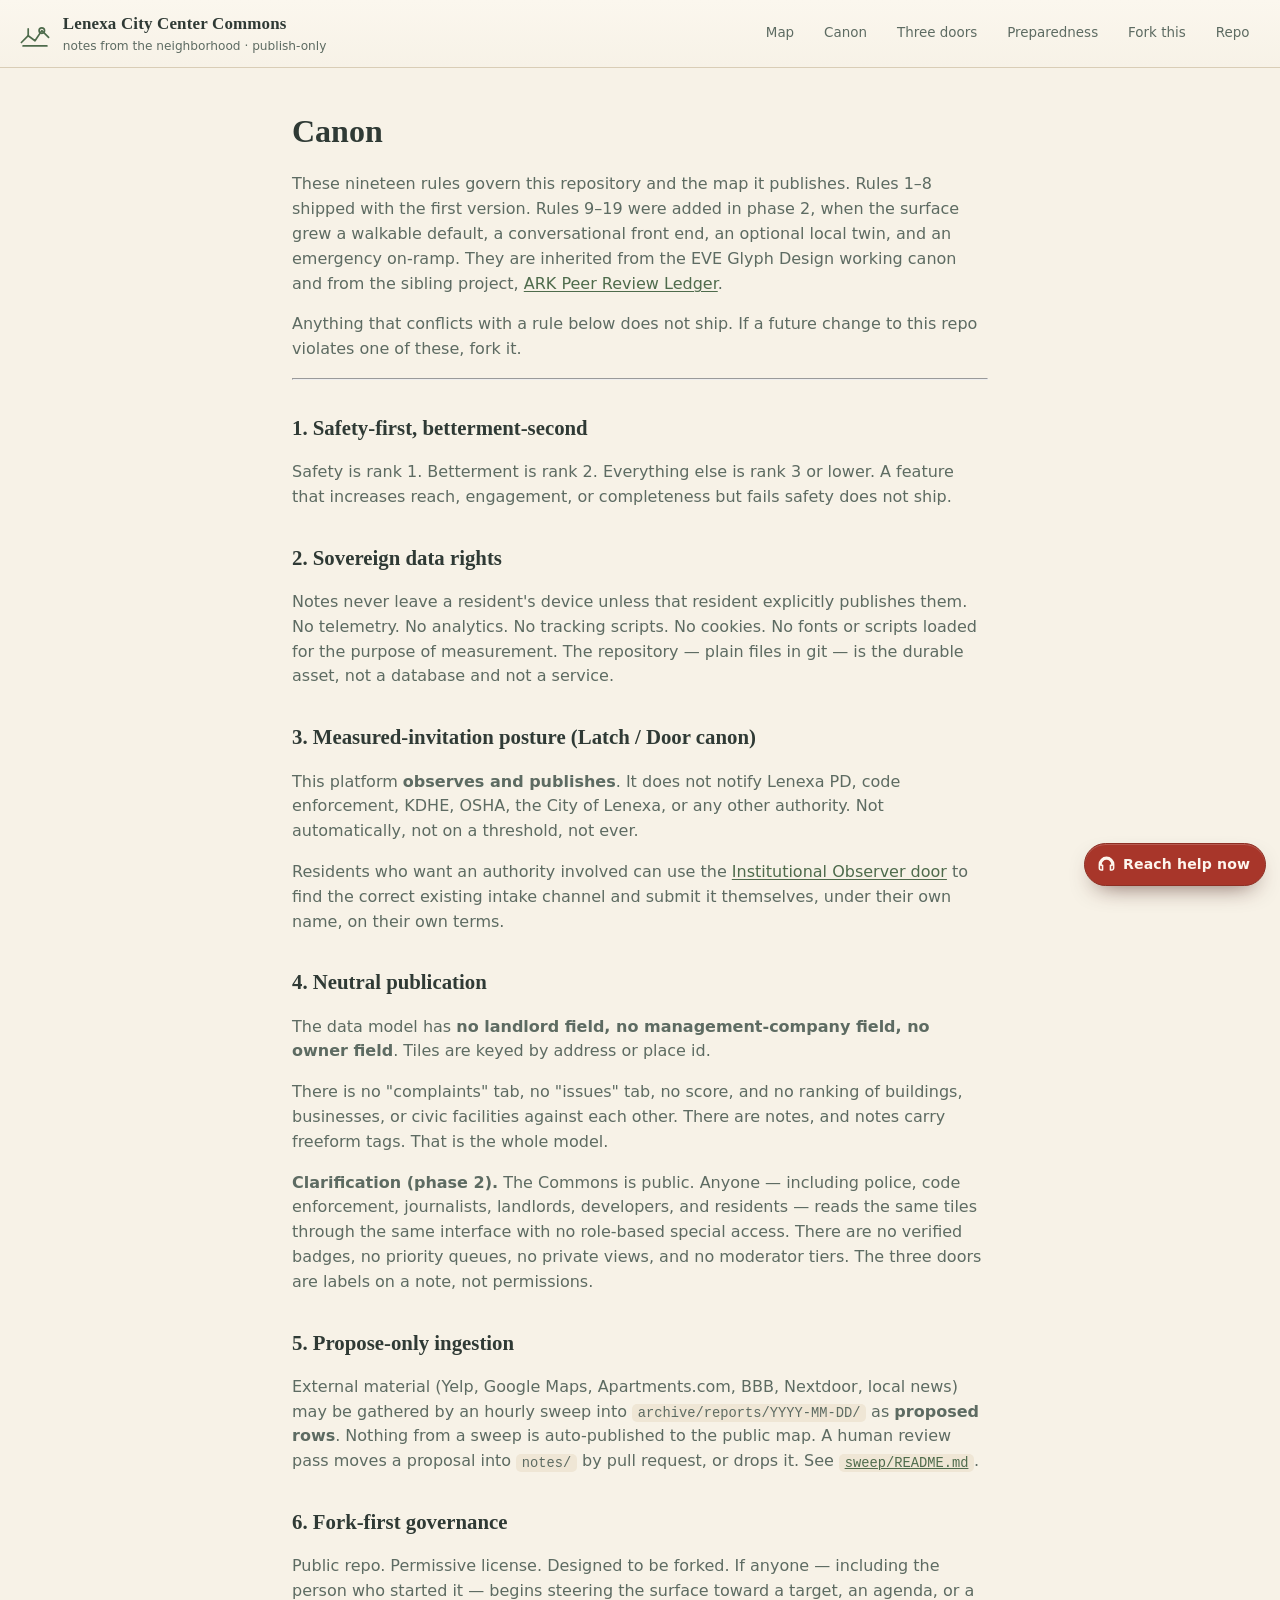
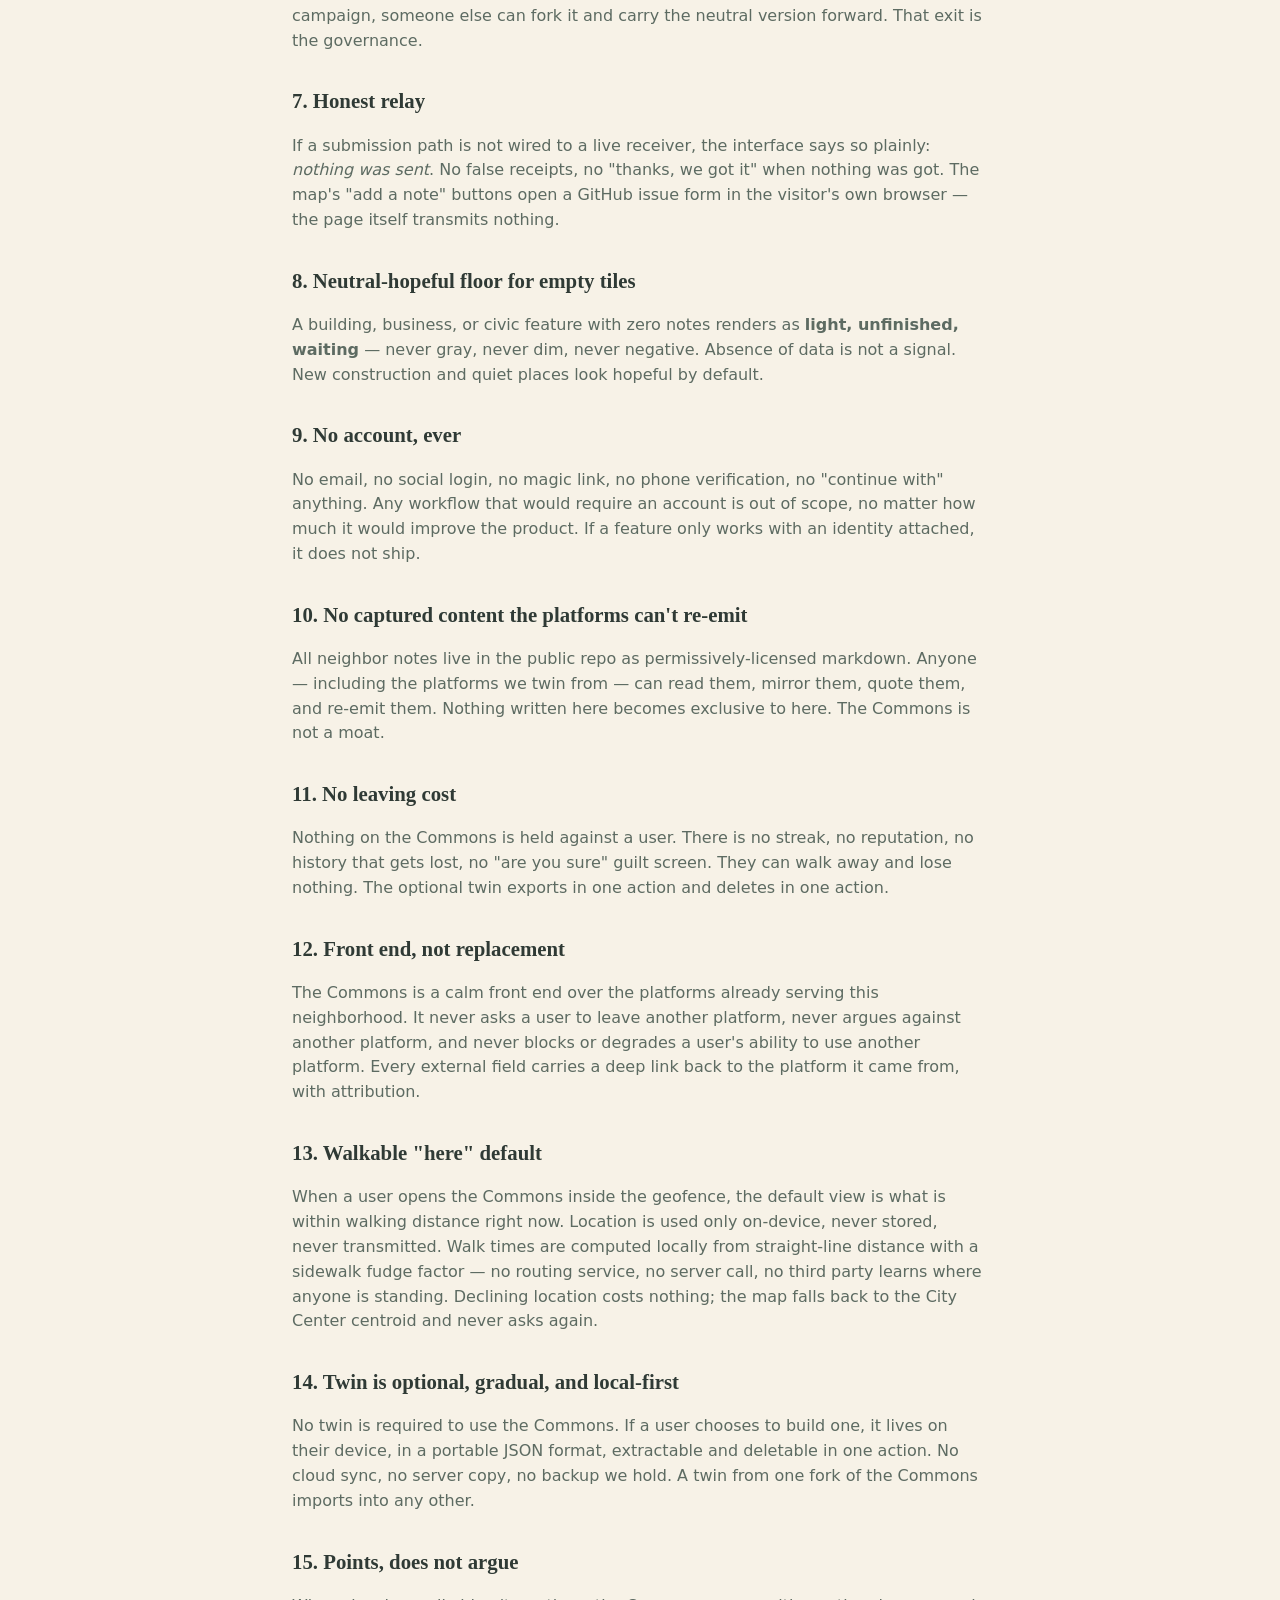
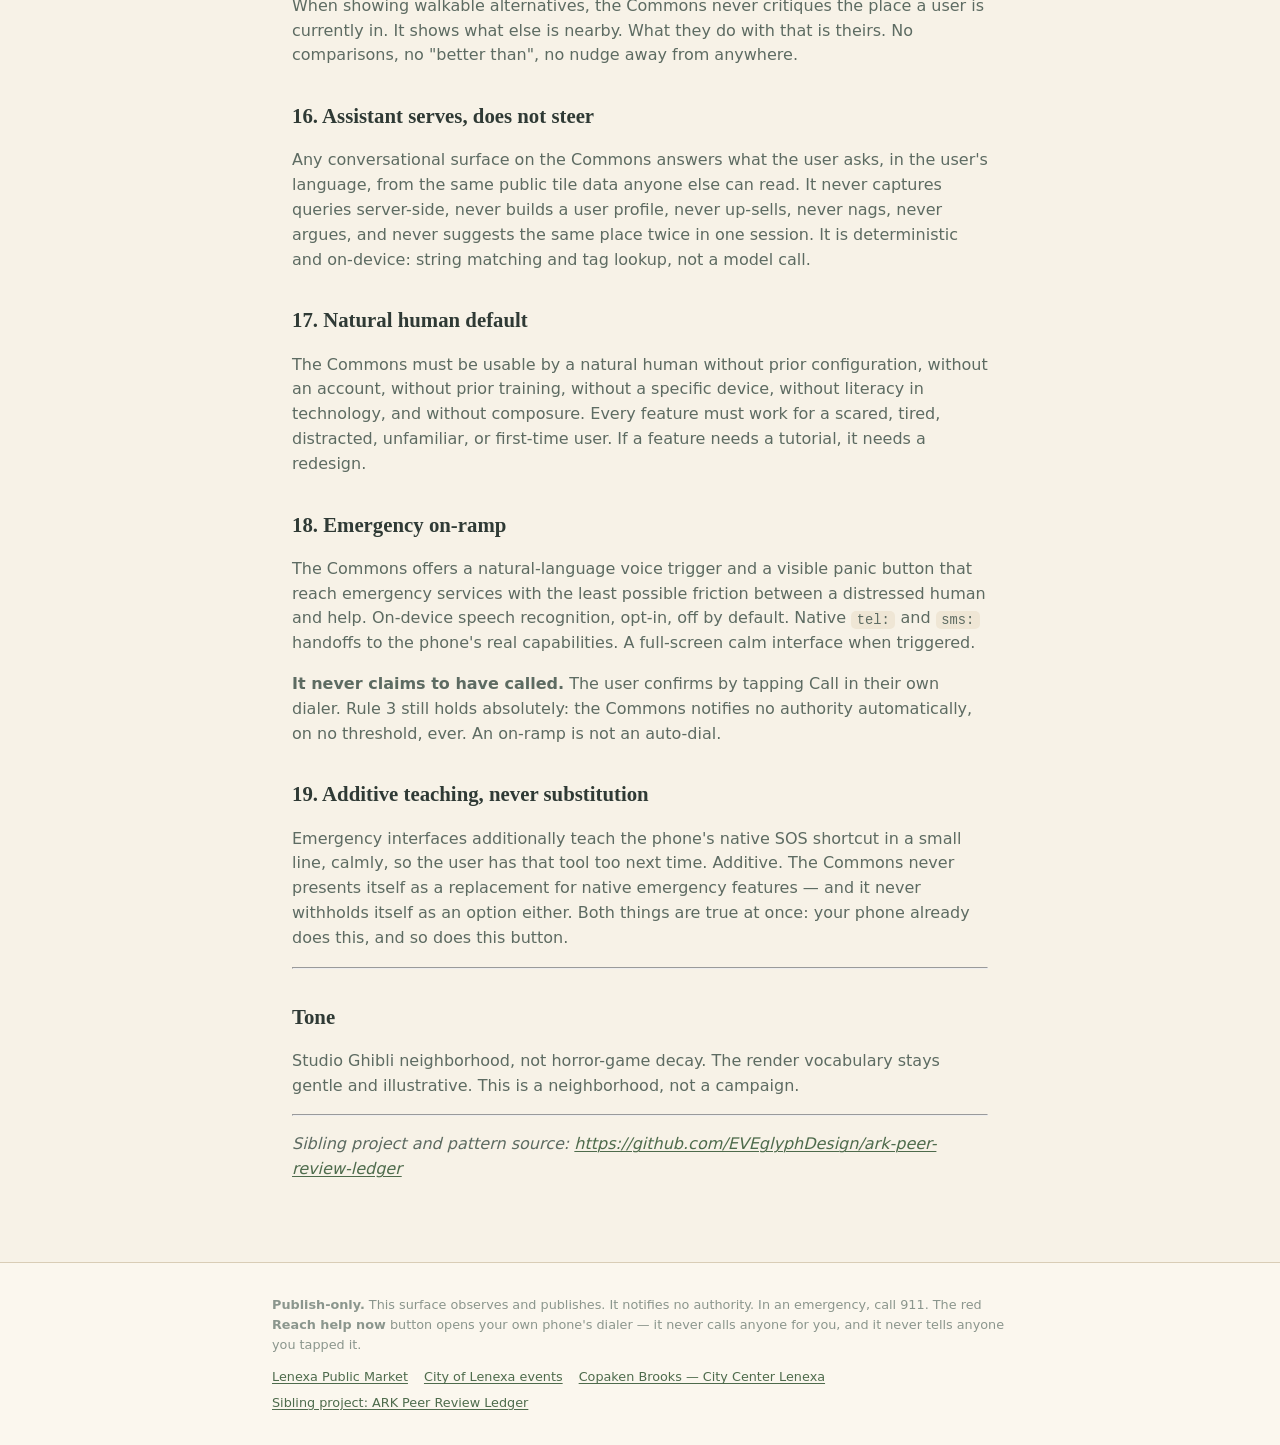
<file: canon.html>
<!DOCTYPE html>
<html lang="en">
<head>
<meta charset="utf-8">
<meta name="viewport" content="width=device-width, initial-scale=1">
<title>Canon — Lenexa City Center Commons</title>
<meta name="description" content="The nineteen rules this surface runs on: safety first, sovereign data, no auto-notification, no accounts, walkable default, optional local twin, an emergency on-ramp that never claims to have called.">
<meta name="color-scheme" content="light">
<link rel="icon" href="assets/mark.svg" type="image/svg+xml">
<link rel="stylesheet" href="assets/style.css">
</head>
<body class="page">
<header class="topbar">
  <a class="brand" href="./">
    <svg viewBox="0 0 40 40" fill="none" stroke="currentColor" stroke-width="2"
         stroke-linecap="round" stroke-linejoin="round" aria-label="Lenexa City Center Commons mark" role="img">
      <path d="M4 30 L12 22 L20 28 L28 16 L36 24"/>
      <path d="M6 34h28"/>
      <circle cx="28" cy="16" r="3.2"/>
      <path d="M12 22v-8"/>
    </svg>
    <span class="brand-text">
      <strong>Lenexa City Center Commons</strong>
      <span>notes from the neighborhood &middot; publish-only</span>
    </span>
  </a>
  <nav class="topnav" aria-label="Primary">
    <a href="./">Map</a>
    <a href="canon.html">Canon</a>
    <a href="three-doors.html">Three doors</a>
    <a href="preparedness.html">Preparedness</a>
    <a href="federation.html">Fork this</a>
    <a href="https://github.com/EVEglyphDesign/lenexa-city-center-commons" target="_blank" rel="noopener">Repo</a>
  </nav>
</header>
<main class="doc">
<h1>Canon</h1>
<p>These nineteen rules govern this repository and the map it publishes. Rules 1–8 shipped
with the first version. Rules 9–19 were added in phase 2, when the surface grew a walkable
default, a conversational front end, an optional local twin, and an emergency on-ramp.
They are inherited from the EVE Glyph Design working canon and from the sibling project,
<a href="https://github.com/EVEglyphDesign/ark-peer-review-ledger" target="_blank" rel="noopener">ARK Peer Review Ledger</a>.</p>
<p>Anything that conflicts with a rule below does not ship. If a future change to this
repo violates one of these, fork it.</p>
<hr />
<h2 id="1">1. Safety-first, betterment-second</h2>
<p>Safety is rank 1. Betterment is rank 2. Everything else is rank 3 or lower.
A feature that increases reach, engagement, or completeness but fails safety does not ship.</p>
<h2 id="2">2. Sovereign data rights</h2>
<p>Notes never leave a resident's device unless that resident explicitly publishes them.
No telemetry. No analytics. No tracking scripts. No cookies. No fonts or scripts loaded
for the purpose of measurement. The repository — plain files in git — is the durable asset,
not a database and not a service.</p>
<h2 id="3">3. Measured-invitation posture (Latch / Door canon)</h2>
<p>This platform <strong>observes and publishes</strong>. It does not notify Lenexa PD, code enforcement,
KDHE, OSHA, the City of Lenexa, or any other authority. Not automatically, not on a
threshold, not ever.</p>
<p>Residents who want an authority involved can use the
<a href="three-doors.html#3-institutional-observer">Institutional Observer door</a> to find the correct
existing intake channel and submit it themselves, under their own name, on their own terms.</p>
<h2 id="4">4. Neutral publication</h2>
<p>The data model has <strong>no landlord field, no management-company field, no owner field</strong>.
Tiles are keyed by address or place id.</p>
<p>There is no "complaints" tab, no "issues" tab, no score, and no ranking of buildings,
businesses, or civic facilities against each other. There are notes, and notes carry
freeform tags. That is the whole model.</p>
<p><strong>Clarification (phase 2).</strong> The Commons is public. Anyone — including police, code
enforcement, journalists, landlords, developers, and residents — reads the same tiles
through the same interface with no role-based special access. There are no verified badges,
no priority queues, no private views, and no moderator tiers. The three doors are labels on
a note, not permissions.</p>
<h2 id="5">5. Propose-only ingestion</h2>
<p>External material (Yelp, Google Maps, Apartments.com, BBB, Nextdoor, local news) may be
gathered by an hourly sweep into <code>archive/reports/YYYY-MM-DD/</code> as <strong>proposed rows</strong>.
Nothing from a sweep is auto-published to the public map. A human review pass moves a
proposal into <code>notes/</code> by pull request, or drops it. See <a href="https://github.com/EVEglyphDesign/lenexa-city-center-commons/blob/main/sweep/README.md" target="_blank" rel="noopener"><code>sweep/README.md</code></a>.</p>
<h2 id="6">6. Fork-first governance</h2>
<p>Public repo. Permissive license. Designed to be forked. If anyone — including the person
who started it — begins steering the surface toward a target, an agenda, or a campaign,
someone else can fork it and carry the neutral version forward. That exit is the governance.</p>
<h2 id="7">7. Honest relay</h2>
<p>If a submission path is not wired to a live receiver, the interface says so plainly:
<em>nothing was sent</em>. No false receipts, no "thanks, we got it" when nothing was got.
The map's "add a note" buttons open a GitHub issue form in the visitor's own browser —
the page itself transmits nothing.</p>
<h2 id="8">8. Neutral-hopeful floor for empty tiles</h2>
<p>A building, business, or civic feature with zero notes renders as <strong>light, unfinished,
waiting</strong> — never gray, never dim, never negative. Absence of data is not a signal.
New construction and quiet places look hopeful by default.</p>
<h2 id="9">9. No account, ever</h2>
<p>No email, no social login, no magic link, no phone verification, no "continue with" anything.
Any workflow that would require an account is out of scope, no matter how much it would
improve the product. If a feature only works with an identity attached, it does not ship.</p>
<h2 id="10">10. No captured content the platforms can't re-emit</h2>
<p>All neighbor notes live in the public repo as permissively-licensed markdown. Anyone —
including the platforms we twin from — can read them, mirror them, quote them, and re-emit
them. Nothing written here becomes exclusive to here. The Commons is not a moat.</p>
<h2 id="11">11. No leaving cost</h2>
<p>Nothing on the Commons is held against a user. There is no streak, no reputation, no history
that gets lost, no "are you sure" guilt screen. They can walk away and lose nothing. The
optional twin exports in one action and deletes in one action.</p>
<h2 id="12">12. Front end, not replacement</h2>
<p>The Commons is a calm front end over the platforms already serving this neighborhood. It
never asks a user to leave another platform, never argues against another platform, and never
blocks or degrades a user's ability to use another platform. Every external field carries a
deep link back to the platform it came from, with attribution.</p>
<h2 id="13">13. Walkable "here" default</h2>
<p>When a user opens the Commons inside the geofence, the default view is what is within walking
distance right now. Location is used only on-device, never stored, never transmitted. Walk
times are computed locally from straight-line distance with a sidewalk fudge factor — no
routing service, no server call, no third party learns where anyone is standing. Declining
location costs nothing; the map falls back to the City Center centroid and never asks again.</p>
<h2 id="14">14. Twin is optional, gradual, and local-first</h2>
<p>No twin is required to use the Commons. If a user chooses to build one, it lives on their
device, in a portable JSON format, extractable and deletable in one action. No cloud sync, no
server copy, no backup we hold. A twin from one fork of the Commons imports into any other.</p>
<h2 id="15">15. Points, does not argue</h2>
<p>When showing walkable alternatives, the Commons never critiques the place a user is currently
in. It shows what else is nearby. What they do with that is theirs. No comparisons, no
"better than", no nudge away from anywhere.</p>
<h2 id="16">16. Assistant serves, does not steer</h2>
<p>Any conversational surface on the Commons answers what the user asks, in the user's language,
from the same public tile data anyone else can read. It never captures queries server-side,
never builds a user profile, never up-sells, never nags, never argues, and never suggests the
same place twice in one session. It is deterministic and on-device: string matching and tag
lookup, not a model call.</p>
<h2 id="17">17. Natural human default</h2>
<p>The Commons must be usable by a natural human without prior configuration, without an account,
without prior training, without a specific device, without literacy in technology, and without
composure. Every feature must work for a scared, tired, distracted, unfamiliar, or first-time
user. If a feature needs a tutorial, it needs a redesign.</p>
<h2 id="18">18. Emergency on-ramp</h2>
<p>The Commons offers a natural-language voice trigger and a visible panic button that reach
emergency services with the least possible friction between a distressed human and help.
On-device speech recognition, opt-in, off by default. Native <code>tel:</code> and <code>sms:</code> handoffs to the
phone's real capabilities. A full-screen calm interface when triggered.</p>
<p><strong>It never claims to have called.</strong> The user confirms by tapping Call in their own dialer.
Rule 3 still holds absolutely: the Commons notifies no authority automatically, on no
threshold, ever. An on-ramp is not an auto-dial.</p>
<h2 id="19">19. Additive teaching, never substitution</h2>
<p>Emergency interfaces additionally teach the phone's native SOS shortcut in a small line,
calmly, so the user has that tool too next time. Additive. The Commons never presents itself
as a replacement for native emergency features — and it never withholds itself as an option
either. Both things are true at once: your phone already does this, and so does this button.</p>
<hr />
<h2>Tone</h2>
<p>Studio Ghibli neighborhood, not horror-game decay. The render vocabulary stays gentle and
illustrative. This is a neighborhood, not a campaign.</p>
<hr />
<p><em>Sibling project and pattern source: <a href="https://github.com/EVEglyphDesign/ark-peer-review-ledger" target="_blank" rel="noopener">https://github.com/EVEglyphDesign/ark-peer-review-ledger</a></em></p>
</main>
<footer class="site">
  <div class="inner">
    <p><strong>Publish-only.</strong> This surface observes and publishes. It notifies no authority.
      In an emergency, call 911. The red <strong>Reach help now</strong> button opens your own
      phone's dialer — it never calls anyone for you, and it never tells anyone you tapped it.</p>
    <ul>
      <li><a href="https://www.lenexapublicmarket.com/" target="_blank" rel="noopener">Lenexa Public Market</a></li>
      <li><a href="https://www.lenexa.com/Events-Activities" target="_blank" rel="noopener">City of Lenexa events</a></li>
      <li><a href="https://www.copaken-brooks.com/our-properties/city-center-lenexa/" target="_blank" rel="noopener">Copaken Brooks — City Center Lenexa</a></li>
      <li><a href="https://github.com/EVEglyphDesign/ark-peer-review-ledger" target="_blank" rel="noopener">Sibling project: ARK Peer Review Ledger</a></li>
    </ul>
  </div>
</footer>
<script src="assets/twin.js"></script>
<script src="assets/panic.js"></script>
</body>
</html>
</file>
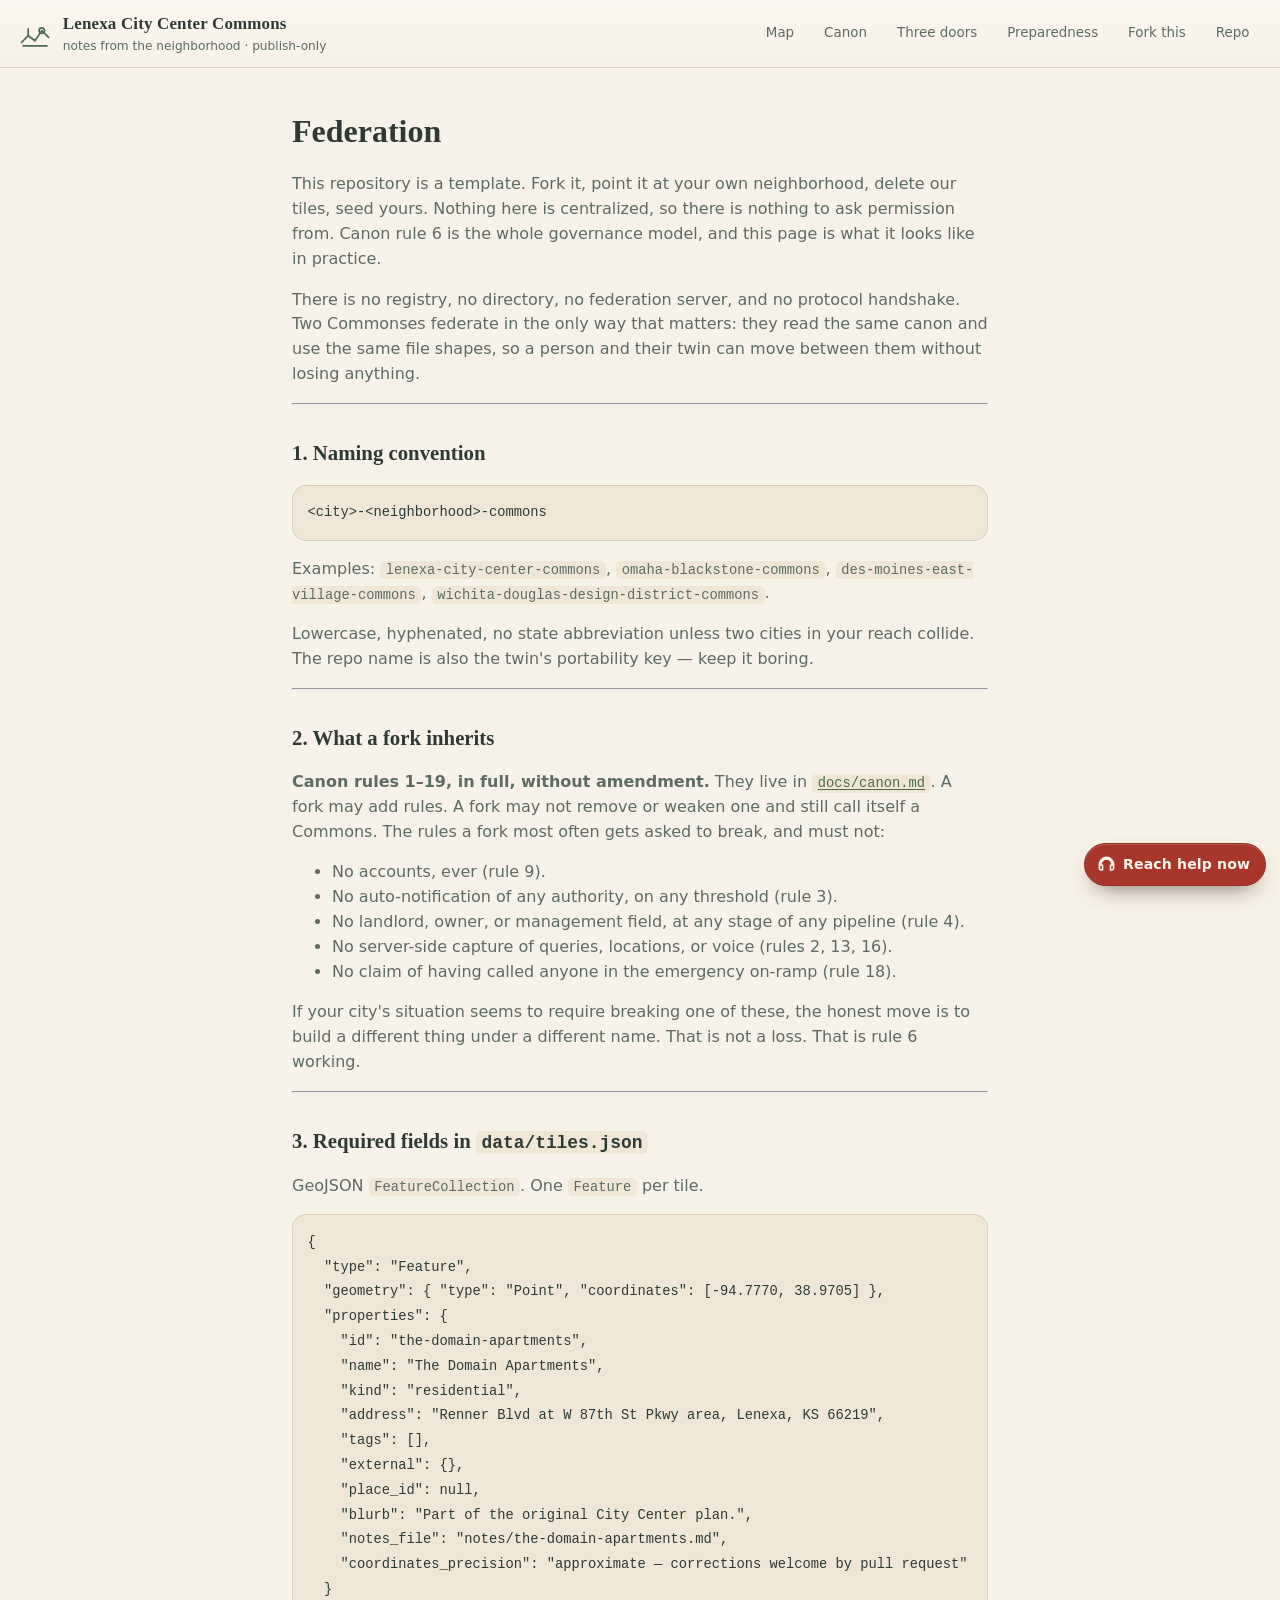
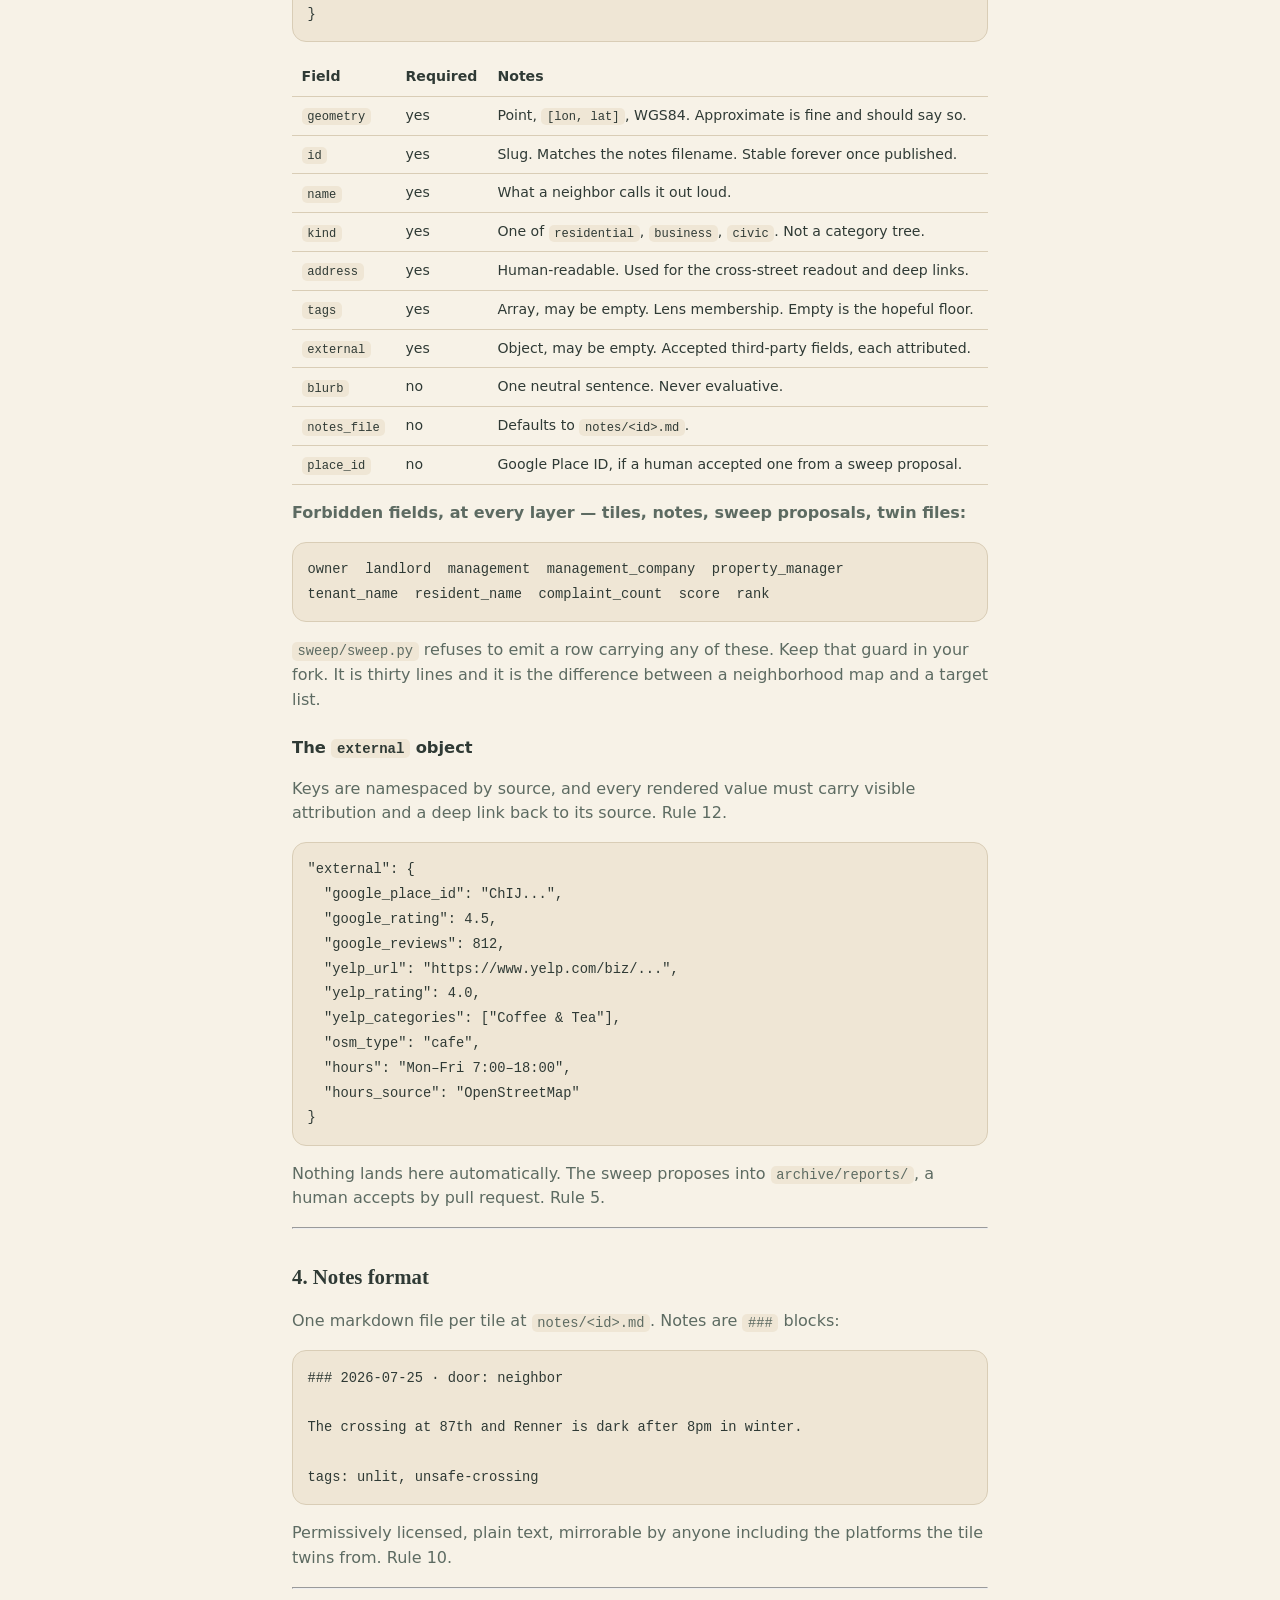
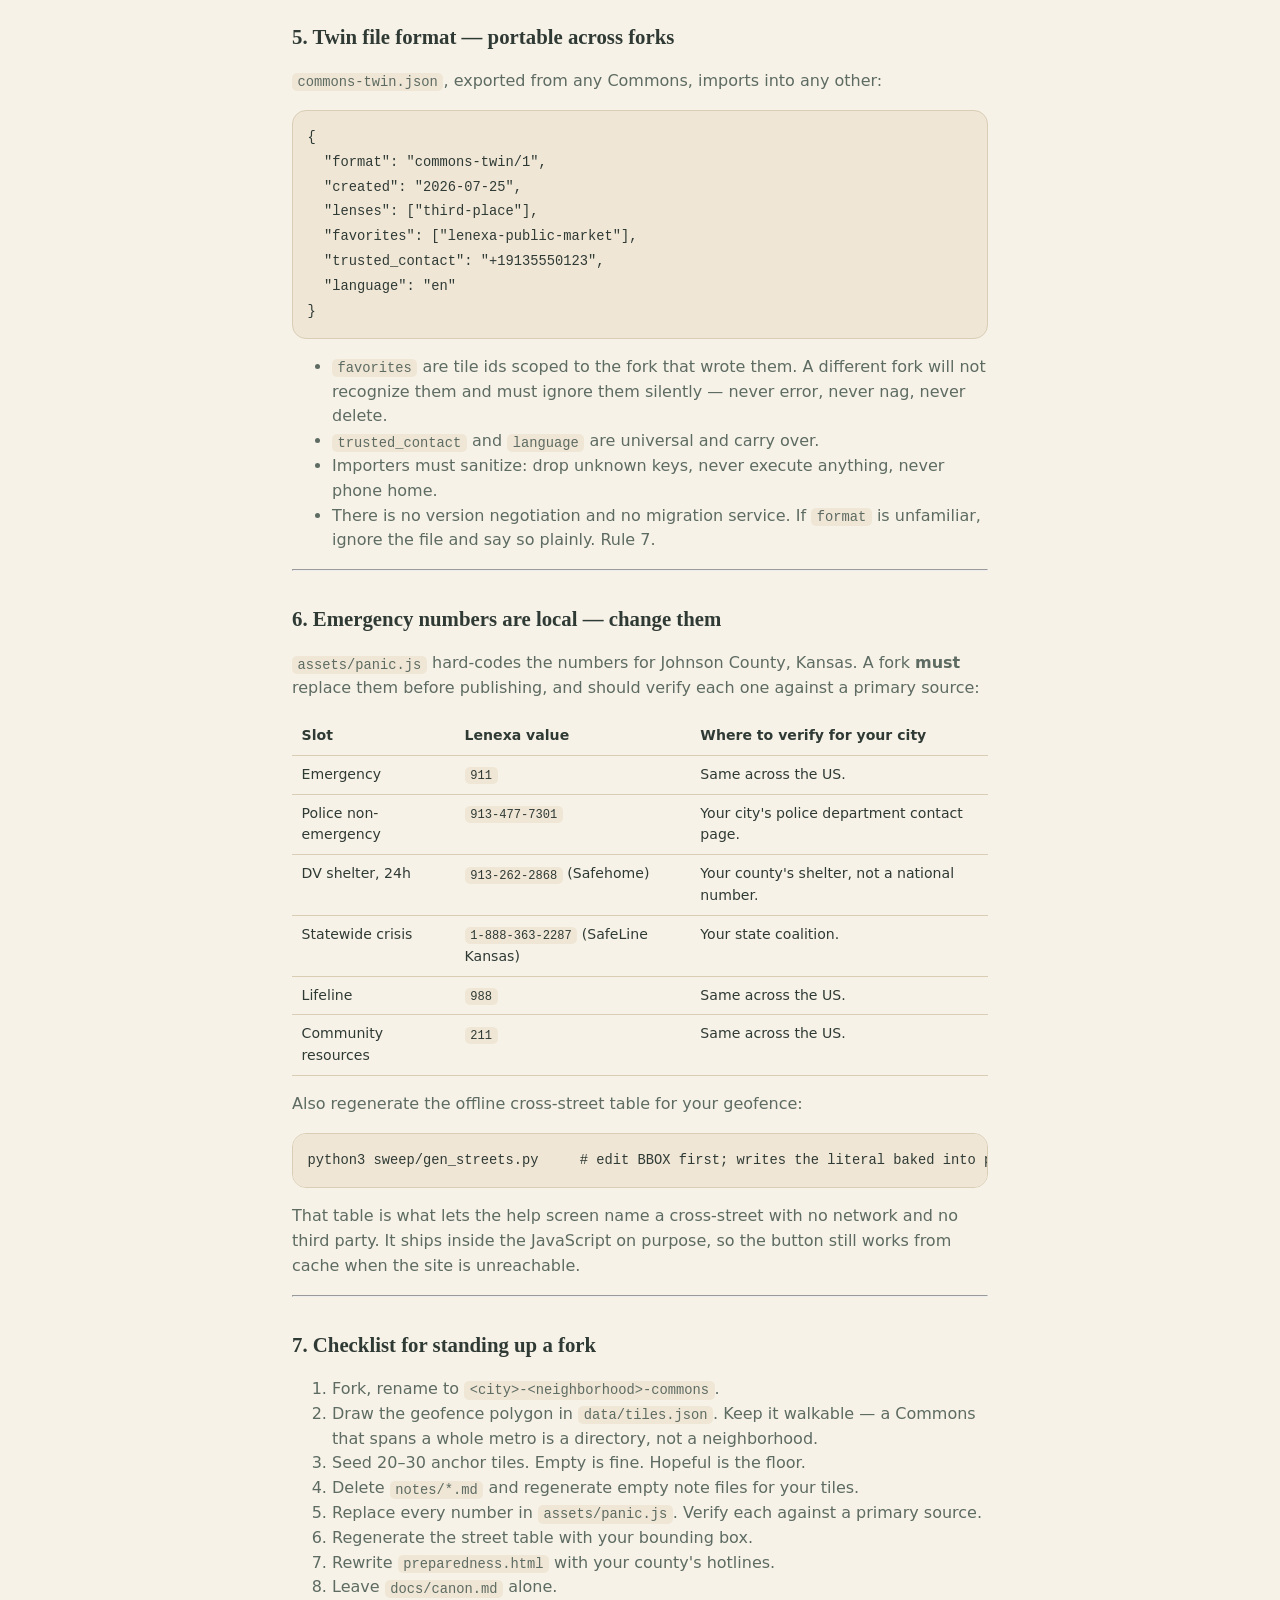
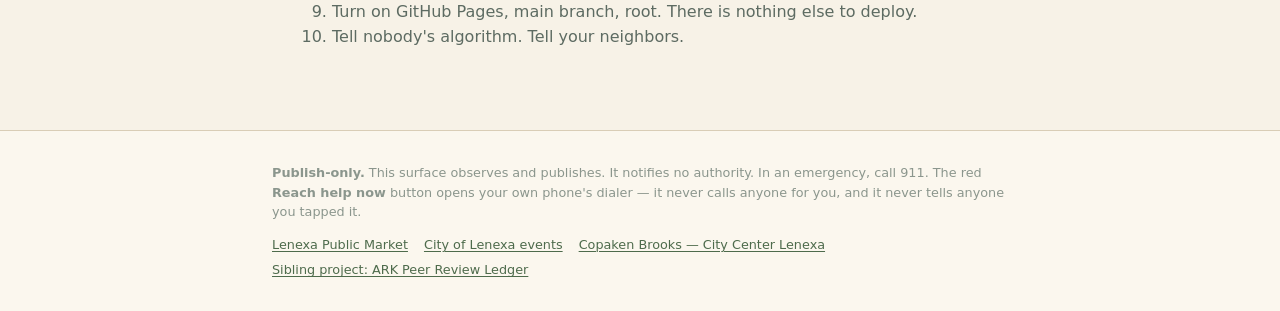
<file: federation.html>
<!DOCTYPE html>
<html lang="en">
<head>
<meta charset="utf-8">
<meta name="viewport" content="width=device-width, initial-scale=1">
<title>Fork this — Lenexa City Center Commons</title>
<meta name="description" content="How to stand up a Commons for another Midwest city: required tile fields, inherited canon 1–19, portable twin format, naming convention.">
<meta name="color-scheme" content="light">
<link rel="icon" href="assets/mark.svg" type="image/svg+xml">
<link rel="stylesheet" href="assets/style.css">
</head>
<body class="page">
<header class="topbar">
  <a class="brand" href="./">
    <svg viewBox="0 0 40 40" fill="none" stroke="currentColor" stroke-width="2"
         stroke-linecap="round" stroke-linejoin="round" aria-label="Lenexa City Center Commons mark" role="img">
      <path d="M4 30 L12 22 L20 28 L28 16 L36 24"/>
      <path d="M6 34h28"/>
      <circle cx="28" cy="16" r="3.2"/>
      <path d="M12 22v-8"/>
    </svg>
    <span class="brand-text">
      <strong>Lenexa City Center Commons</strong>
      <span>notes from the neighborhood &middot; publish-only</span>
    </span>
  </a>
  <nav class="topnav" aria-label="Primary">
    <a href="./">Map</a>
    <a href="canon.html">Canon</a>
    <a href="three-doors.html">Three doors</a>
    <a href="preparedness.html">Preparedness</a>
    <a href="federation.html">Fork this</a>
    <a href="https://github.com/EVEglyphDesign/lenexa-city-center-commons" target="_blank" rel="noopener">Repo</a>
  </nav>
</header>
<main class="doc">
<h1>Federation</h1>
<p>This repository is a template. Fork it, point it at your own neighborhood, delete our tiles,
seed yours. Nothing here is centralized, so there is nothing to ask permission from. Canon
rule 6 is the whole governance model, and this page is what it looks like in practice.</p>
<p>There is no registry, no directory, no federation server, and no protocol handshake. Two
Commonses federate in the only way that matters: they read the same canon and use the same
file shapes, so a person and their twin can move between them without losing anything.</p>
<hr />
<h2 id="1">1. Naming convention</h2>
<pre><code>&lt;city&gt;-&lt;neighborhood&gt;-commons
</code></pre>
<p>Examples: <code>lenexa-city-center-commons</code>, <code>omaha-blackstone-commons</code>,
<code>des-moines-east-village-commons</code>, <code>wichita-douglas-design-district-commons</code>.</p>
<p>Lowercase, hyphenated, no state abbreviation unless two cities in your reach collide. The
repo name is also the twin's portability key — keep it boring.</p>
<hr />
<h2 id="2">2. What a fork inherits</h2>
<p><strong>Canon rules 1–19, in full, without amendment.</strong> They live in <a href="canon.html"><code>docs/canon.md</code></a>.
A fork may add rules. A fork may not remove or weaken one and still call itself a Commons.
The rules a fork most often gets asked to break, and must not:</p>
<ul>
<li>No accounts, ever (rule 9).</li>
<li>No auto-notification of any authority, on any threshold (rule 3).</li>
<li>No landlord, owner, or management field, at any stage of any pipeline (rule 4).</li>
<li>No server-side capture of queries, locations, or voice (rules 2, 13, 16).</li>
<li>No claim of having called anyone in the emergency on-ramp (rule 18).</li>
</ul>
<p>If your city's situation seems to require breaking one of these, the honest move is to build
a different thing under a different name. That is not a loss. That is rule 6 working.</p>
<hr />
<h2 id="3">3. Required fields in <code>data/tiles.json</code></h2>
<p>GeoJSON <code>FeatureCollection</code>. One <code>Feature</code> per tile.</p>
<pre><code class="language-json">{
  &quot;type&quot;: &quot;Feature&quot;,
  &quot;geometry&quot;: { &quot;type&quot;: &quot;Point&quot;, &quot;coordinates&quot;: [-94.7770, 38.9705] },
  &quot;properties&quot;: {
    &quot;id&quot;: &quot;the-domain-apartments&quot;,
    &quot;name&quot;: &quot;The Domain Apartments&quot;,
    &quot;kind&quot;: &quot;residential&quot;,
    &quot;address&quot;: &quot;Renner Blvd at W 87th St Pkwy area, Lenexa, KS 66219&quot;,
    &quot;tags&quot;: [],
    &quot;external&quot;: {},
    &quot;place_id&quot;: null,
    &quot;blurb&quot;: &quot;Part of the original City Center plan.&quot;,
    &quot;notes_file&quot;: &quot;notes/the-domain-apartments.md&quot;,
    &quot;coordinates_precision&quot;: &quot;approximate — corrections welcome by pull request&quot;
  }
}
</code></pre>
<table>
<thead>
<tr>
<th>Field</th>
<th>Required</th>
<th>Notes</th>
</tr>
</thead>
<tbody>
<tr>
<td><code>geometry</code></td>
<td>yes</td>
<td>Point, <code>[lon, lat]</code>, WGS84. Approximate is fine and should say so.</td>
</tr>
<tr>
<td><code>id</code></td>
<td>yes</td>
<td>Slug. Matches the notes filename. Stable forever once published.</td>
</tr>
<tr>
<td><code>name</code></td>
<td>yes</td>
<td>What a neighbor calls it out loud.</td>
</tr>
<tr>
<td><code>kind</code></td>
<td>yes</td>
<td>One of <code>residential</code>, <code>business</code>, <code>civic</code>. Not a category tree.</td>
</tr>
<tr>
<td><code>address</code></td>
<td>yes</td>
<td>Human-readable. Used for the cross-street readout and deep links.</td>
</tr>
<tr>
<td><code>tags</code></td>
<td>yes</td>
<td>Array, may be empty. Lens membership. Empty is the hopeful floor.</td>
</tr>
<tr>
<td><code>external</code></td>
<td>yes</td>
<td>Object, may be empty. Accepted third-party fields, each attributed.</td>
</tr>
<tr>
<td><code>blurb</code></td>
<td>no</td>
<td>One neutral sentence. Never evaluative.</td>
</tr>
<tr>
<td><code>notes_file</code></td>
<td>no</td>
<td>Defaults to <code>notes/&lt;id&gt;.md</code>.</td>
</tr>
<tr>
<td><code>place_id</code></td>
<td>no</td>
<td>Google Place ID, if a human accepted one from a sweep proposal.</td>
</tr>
</tbody>
</table>
<p><strong>Forbidden fields, at every layer — tiles, notes, sweep proposals, twin files:</strong></p>
<pre><code>owner  landlord  management  management_company  property_manager
tenant_name  resident_name  complaint_count  score  rank
</code></pre>
<p><code>sweep/sweep.py</code> refuses to emit a row carrying any of these. Keep that guard in your fork.
It is thirty lines and it is the difference between a neighborhood map and a target list.</p>
<h3>The <code>external</code> object</h3>
<p>Keys are namespaced by source, and every rendered value must carry visible attribution and a
deep link back to its source. Rule 12.</p>
<pre><code class="language-json">&quot;external&quot;: {
  &quot;google_place_id&quot;: &quot;ChIJ...&quot;,
  &quot;google_rating&quot;: 4.5,
  &quot;google_reviews&quot;: 812,
  &quot;yelp_url&quot;: &quot;https://www.yelp.com/biz/...&quot;,
  &quot;yelp_rating&quot;: 4.0,
  &quot;yelp_categories&quot;: [&quot;Coffee &amp; Tea&quot;],
  &quot;osm_type&quot;: &quot;cafe&quot;,
  &quot;hours&quot;: &quot;Mon–Fri 7:00–18:00&quot;,
  &quot;hours_source&quot;: &quot;OpenStreetMap&quot;
}
</code></pre>
<p>Nothing lands here automatically. The sweep proposes into <code>archive/reports/</code>, a human accepts
by pull request. Rule 5.</p>
<hr />
<h2 id="4">4. Notes format</h2>
<p>One markdown file per tile at <code>notes/&lt;id&gt;.md</code>. Notes are <code>###</code> blocks:</p>
<pre><code class="language-markdown">### 2026-07-25 · door: neighbor

The crossing at 87th and Renner is dark after 8pm in winter.

tags: unlit, unsafe-crossing
</code></pre>
<p>Permissively licensed, plain text, mirrorable by anyone including the platforms the tile
twins from. Rule 10.</p>
<hr />
<h2 id="5">5. Twin file format — portable across forks</h2>
<p><code>commons-twin.json</code>, exported from any Commons, imports into any other:</p>
<pre><code class="language-json">{
  &quot;format&quot;: &quot;commons-twin/1&quot;,
  &quot;created&quot;: &quot;2026-07-25&quot;,
  &quot;lenses&quot;: [&quot;third-place&quot;],
  &quot;favorites&quot;: [&quot;lenexa-public-market&quot;],
  &quot;trusted_contact&quot;: &quot;+19135550123&quot;,
  &quot;language&quot;: &quot;en&quot;
}
</code></pre>
<ul>
<li><code>favorites</code> are tile ids scoped to the fork that wrote them. A different fork will not
  recognize them and must ignore them silently — never error, never nag, never delete.</li>
<li><code>trusted_contact</code> and <code>language</code> are universal and carry over.</li>
<li>Importers must sanitize: drop unknown keys, never execute anything, never phone home.</li>
<li>There is no version negotiation and no migration service. If <code>format</code> is unfamiliar, ignore
  the file and say so plainly. Rule 7.</li>
</ul>
<hr />
<h2 id="6">6. Emergency numbers are local — change them</h2>
<p><code>assets/panic.js</code> hard-codes the numbers for Johnson County, Kansas. A fork <strong>must</strong> replace
them before publishing, and should verify each one against a primary source:</p>
<table>
<thead>
<tr>
<th>Slot</th>
<th>Lenexa value</th>
<th>Where to verify for your city</th>
</tr>
</thead>
<tbody>
<tr>
<td>Emergency</td>
<td><code>911</code></td>
<td>Same across the US.</td>
</tr>
<tr>
<td>Police non-emergency</td>
<td><code>913-477-7301</code></td>
<td>Your city's police department contact page.</td>
</tr>
<tr>
<td>DV shelter, 24h</td>
<td><code>913-262-2868</code> (Safehome)</td>
<td>Your county's shelter, not a national number.</td>
</tr>
<tr>
<td>Statewide crisis</td>
<td><code>1-888-363-2287</code> (SafeLine Kansas)</td>
<td>Your state coalition.</td>
</tr>
<tr>
<td>Lifeline</td>
<td><code>988</code></td>
<td>Same across the US.</td>
</tr>
<tr>
<td>Community resources</td>
<td><code>211</code></td>
<td>Same across the US.</td>
</tr>
</tbody>
</table>
<p>Also regenerate the offline cross-street table for your geofence:</p>
<pre><code>python3 sweep/gen_streets.py     # edit BBOX first; writes the literal baked into panic.js
</code></pre>
<p>That table is what lets the help screen name a cross-street with no network and no third
party. It ships inside the JavaScript on purpose, so the button still works from cache when
the site is unreachable.</p>
<hr />
<h2 id="7">7. Checklist for standing up a fork</h2>
<ol>
<li>Fork, rename to <code>&lt;city&gt;-&lt;neighborhood&gt;-commons</code>.</li>
<li>Draw the geofence polygon in <code>data/tiles.json</code>. Keep it walkable — a Commons that spans a
   whole metro is a directory, not a neighborhood.</li>
<li>Seed 20–30 anchor tiles. Empty is fine. Hopeful is the floor.</li>
<li>Delete <code>notes/*.md</code> and regenerate empty note files for your tiles.</li>
<li>Replace every number in <code>assets/panic.js</code>. Verify each against a primary source.</li>
<li>Regenerate the street table with your bounding box.</li>
<li>Rewrite <code>preparedness.html</code> with your county's hotlines.</li>
<li>Leave <code>docs/canon.md</code> alone.</li>
<li>Turn on GitHub Pages, main branch, root. There is nothing else to deploy.</li>
<li>Tell nobody's algorithm. Tell your neighbors.</li>
</ol>
</main>
<footer class="site">
  <div class="inner">
    <p><strong>Publish-only.</strong> This surface observes and publishes. It notifies no authority.
      In an emergency, call 911. The red <strong>Reach help now</strong> button opens your own
      phone's dialer — it never calls anyone for you, and it never tells anyone you tapped it.</p>
    <ul>
      <li><a href="https://www.lenexapublicmarket.com/" target="_blank" rel="noopener">Lenexa Public Market</a></li>
      <li><a href="https://www.lenexa.com/Events-Activities" target="_blank" rel="noopener">City of Lenexa events</a></li>
      <li><a href="https://www.copaken-brooks.com/our-properties/city-center-lenexa/" target="_blank" rel="noopener">Copaken Brooks — City Center Lenexa</a></li>
      <li><a href="https://github.com/EVEglyphDesign/ark-peer-review-ledger" target="_blank" rel="noopener">Sibling project: ARK Peer Review Ledger</a></li>
    </ul>
  </div>
</footer>
<script src="assets/twin.js"></script>
<script src="assets/panic.js"></script>
</body>
</html>
</file>
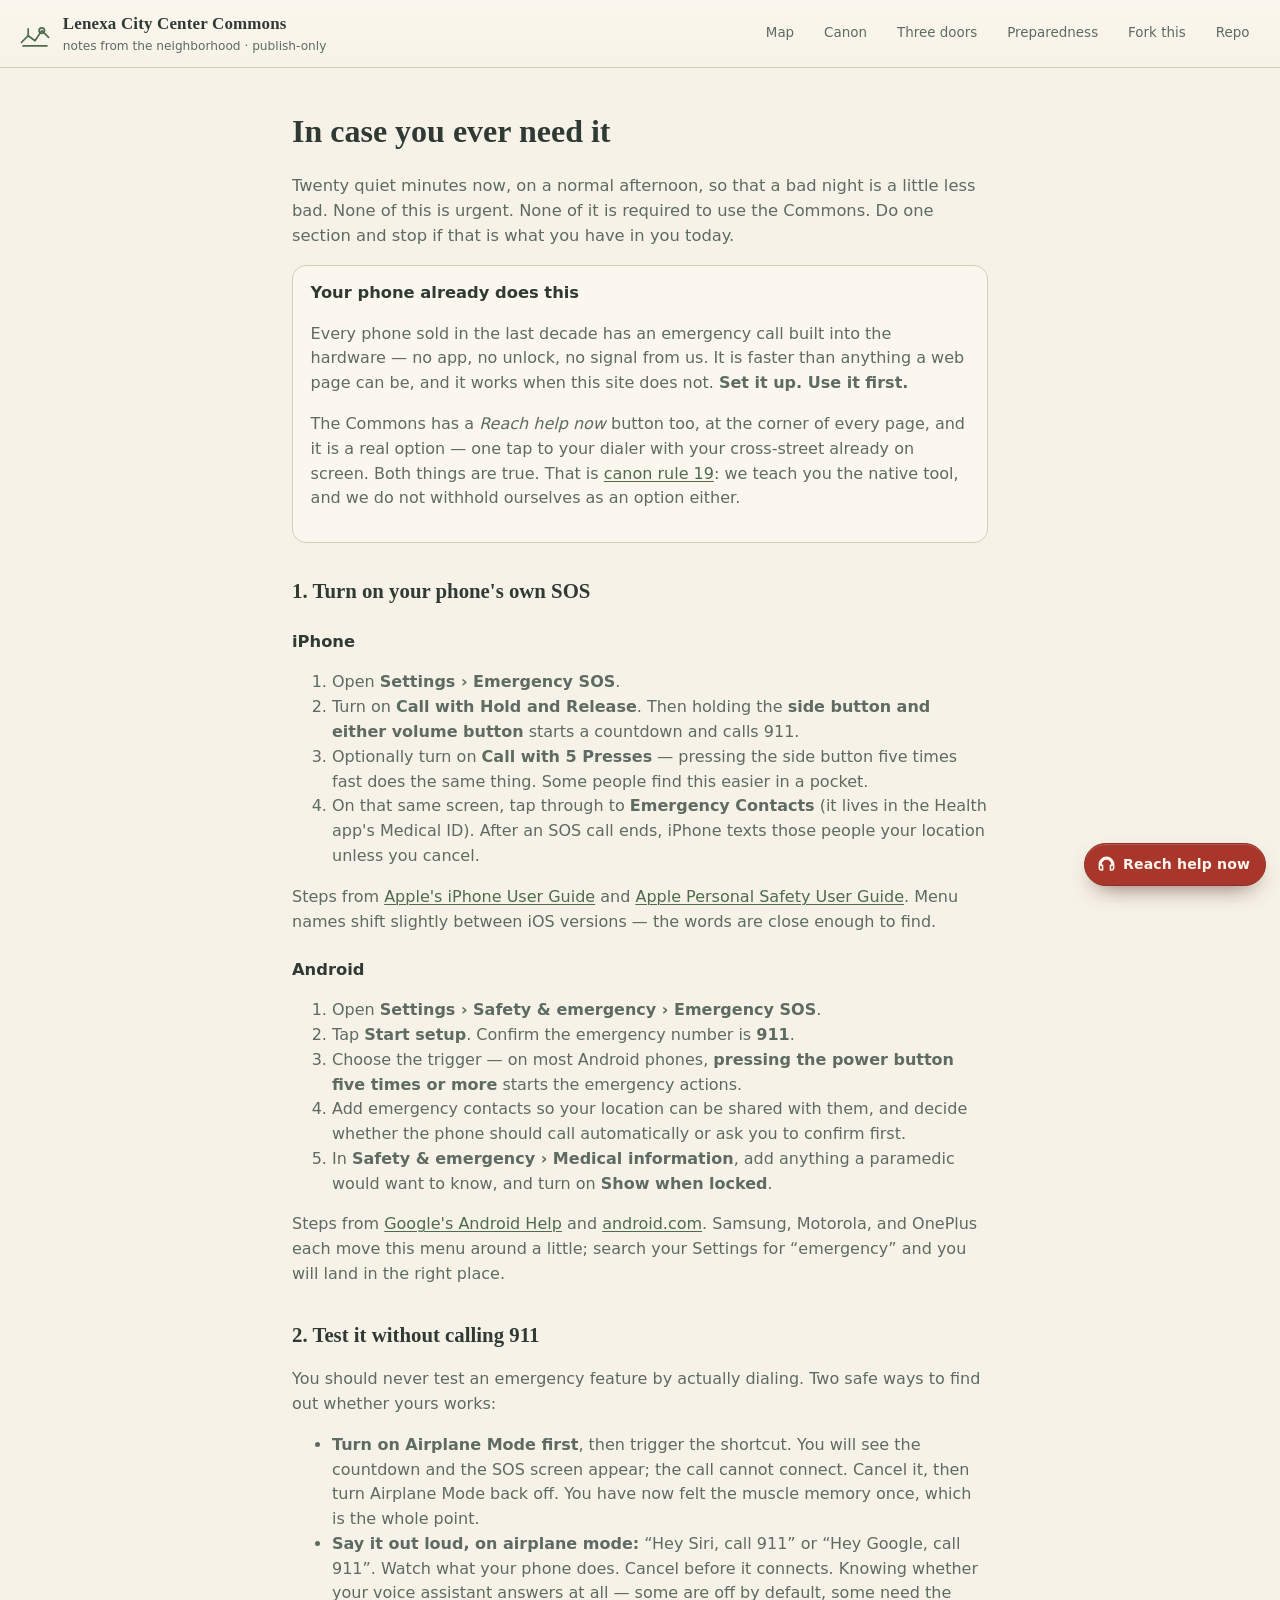
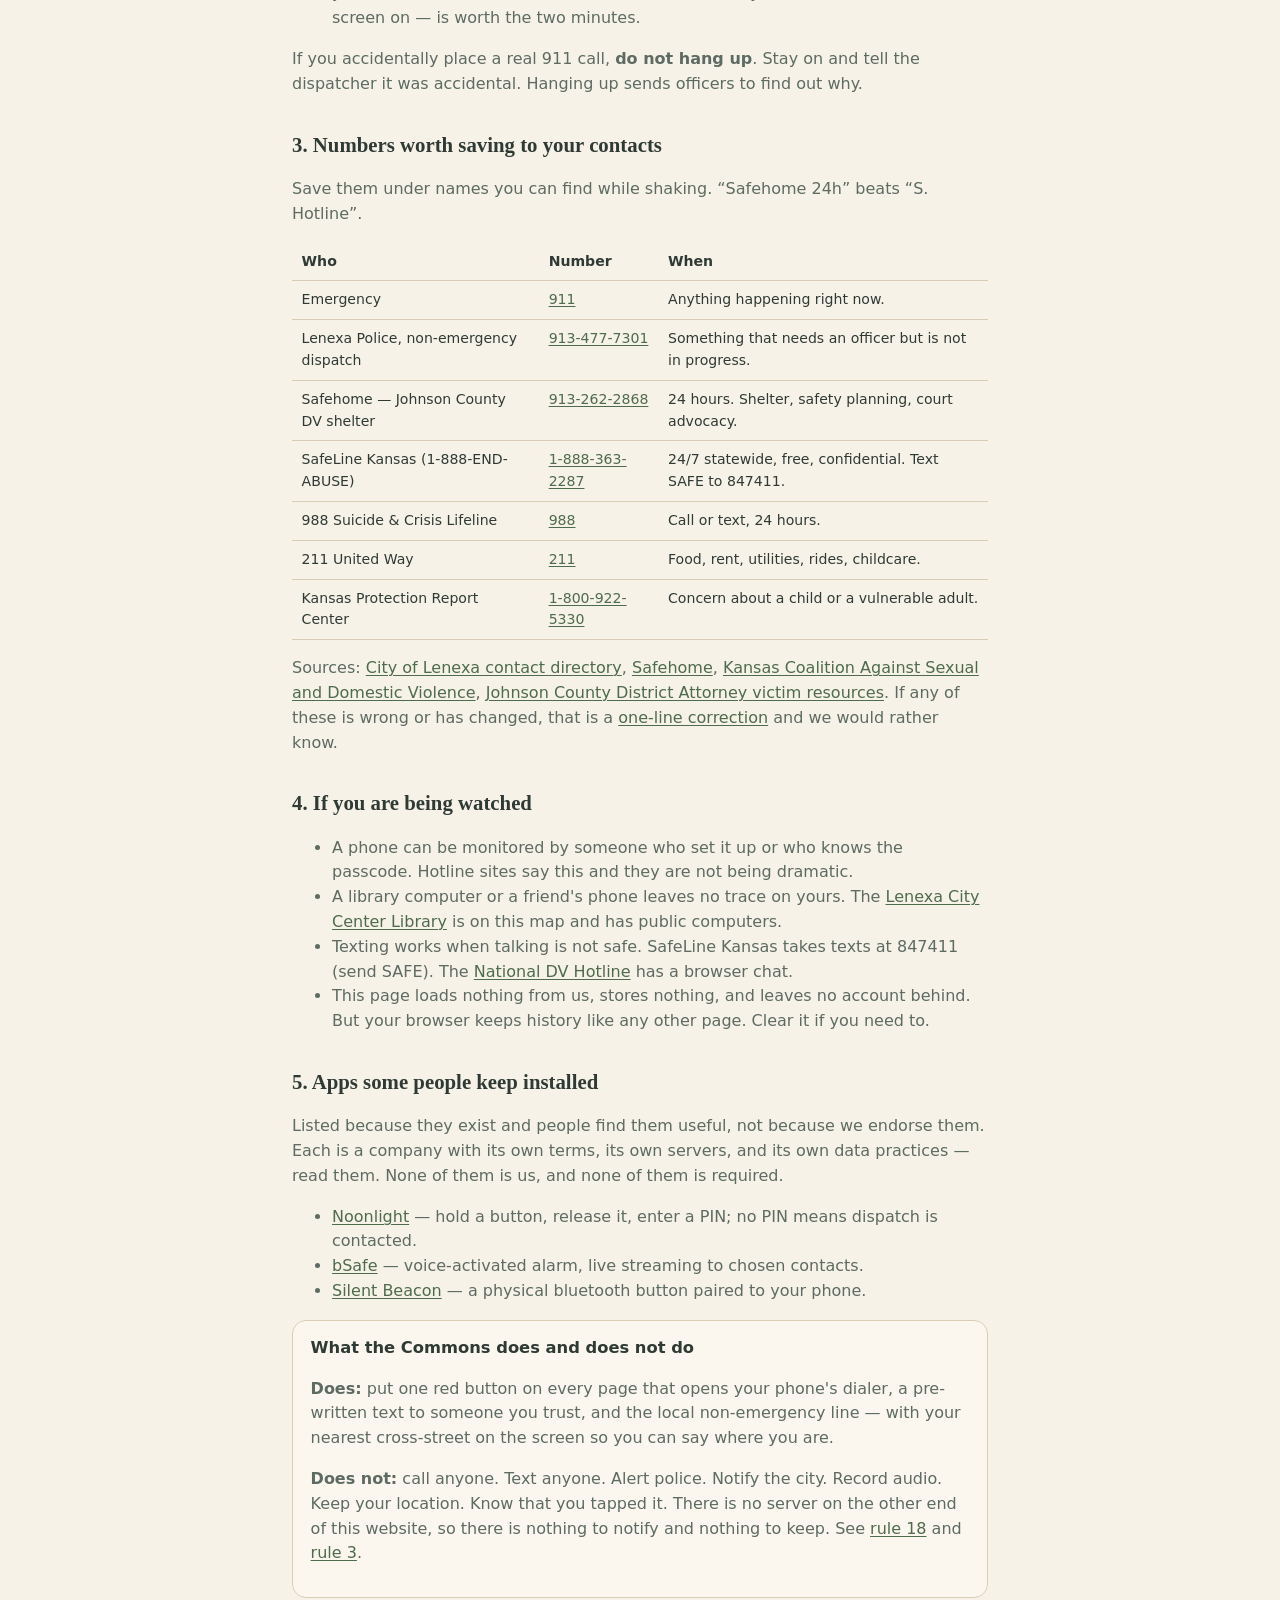
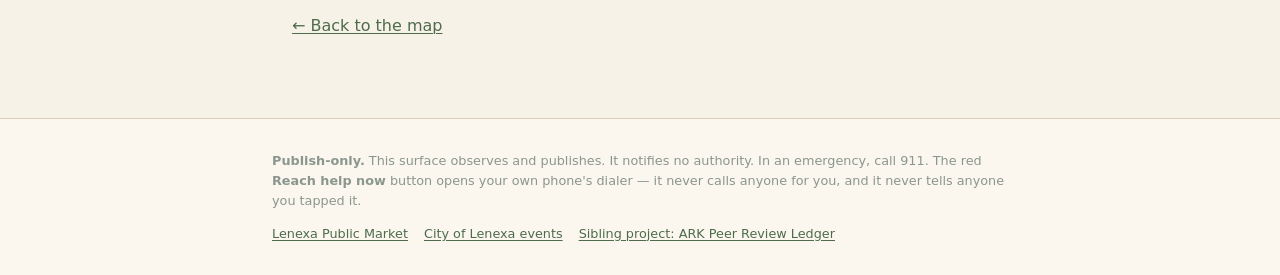
<file: preparedness.html>
<!DOCTYPE html>
<html lang="en">
<head>
<meta charset="utf-8">
<meta name="viewport" content="width=device-width, initial-scale=1">
<title>In case you ever need it — Lenexa City Center Commons</title>
<meta name="description" content="Set up your phone's own SOS, add emergency contacts, and save the Johnson County numbers that answer 24 hours. Additive, not a replacement — canon rule 19.">
<meta name="color-scheme" content="light">
<link rel="icon" href="assets/mark.svg" type="image/svg+xml">
<link rel="stylesheet" href="assets/style.css">
</head>
<body class="page">
<header class="topbar">
  <a class="brand" href="./">
    <svg viewBox="0 0 40 40" fill="none" stroke="currentColor" stroke-width="2"
         stroke-linecap="round" stroke-linejoin="round" aria-label="Lenexa City Center Commons mark" role="img">
      <path d="M4 30 L12 22 L20 28 L28 16 L36 24"/>
      <path d="M6 34h28"/>
      <circle cx="28" cy="16" r="3.2"/>
      <path d="M12 22v-8"/>
    </svg>
    <span class="brand-text">
      <strong>Lenexa City Center Commons</strong>
      <span>notes from the neighborhood &middot; publish-only</span>
    </span>
  </a>
  <nav class="topnav" aria-label="Primary">
    <a href="./">Map</a>
    <a href="canon.html">Canon</a>
    <a href="three-doors.html">Three doors</a>
    <a href="preparedness.html">Preparedness</a>
    <a href="federation.html">Fork this</a>
    <a href="https://github.com/EVEglyphDesign/lenexa-city-center-commons" target="_blank" rel="noopener">Repo</a>
  </nav>
</header>

<main class="doc">
<h1>In case you ever need it</h1>

<p class="lede">Twenty quiet minutes now, on a normal afternoon, so that a bad night is a
little less bad. None of this is urgent. None of it is required to use the Commons. Do one
section and stop if that is what you have in you today.</p>

<div class="rule-card">
  <h3>Your phone already does this</h3>
  <p>Every phone sold in the last decade has an emergency call built into the hardware — no app,
  no unlock, no signal from us. It is faster than anything a web page can be, and it works when
  this site does not. <strong>Set it up. Use it first.</strong></p>
  <p>The Commons has a <em>Reach help now</em> button too, at the corner of every page, and it is
  a real option — one tap to your dialer with your cross-street already on screen. Both things are
  true. That is <a href="canon.html#19">canon rule 19</a>: we teach you the native tool, and we
  do not withhold ourselves as an option either.</p>
</div>

<h2>1. Turn on your phone's own SOS</h2>

<h3>iPhone</h3>
<ol>
  <li>Open <strong>Settings &rsaquo; Emergency SOS</strong>.</li>
  <li>Turn on <strong>Call with Hold and Release</strong>. Then holding the <strong>side button
    and either volume button</strong> starts a countdown and calls 911.</li>
  <li>Optionally turn on <strong>Call with 5 Presses</strong> — pressing the side button five
    times fast does the same thing. Some people find this easier in a pocket.</li>
  <li>On that same screen, tap through to <strong>Emergency Contacts</strong> (it lives in the
    Health app's Medical ID). After an SOS call ends, iPhone texts those people your location
    unless you cancel.</li>
</ol>
<p class="tiny">Steps from <a href="https://support.apple.com/guide/iphone/contact-emergency-services-iph3c99374c/ios" target="_blank" rel="noopener">Apple's iPhone User Guide</a>
and <a href="https://support.apple.com/en-ca/guide/personal-safety/ips4f0cd709b/web" target="_blank" rel="noopener">Apple Personal Safety User Guide</a>.
Menu names shift slightly between iOS versions — the words are close enough to find.</p>

<h3>Android</h3>
<ol>
  <li>Open <strong>Settings &rsaquo; Safety &amp; emergency &rsaquo; Emergency SOS</strong>.</li>
  <li>Tap <strong>Start setup</strong>. Confirm the emergency number is <strong>911</strong>.</li>
  <li>Choose the trigger — on most Android phones, <strong>pressing the power button five times
    or more</strong> starts the emergency actions.</li>
  <li>Add emergency contacts so your location can be shared with them, and decide whether the
    phone should call automatically or ask you to confirm first.</li>
  <li>In <strong>Safety &amp; emergency &rsaquo; Medical information</strong>, add anything a
    paramedic would want to know, and turn on <strong>Show when locked</strong>.</li>
</ol>
<p class="tiny">Steps from <a href="https://support.google.com/android/answer/9319337?hl=en" target="_blank" rel="noopener">Google's Android Help</a>
and <a href="https://www.android.com/articles/personal-safety-app/" target="_blank" rel="noopener">android.com</a>.
Samsung, Motorola, and OnePlus each move this menu around a little; search your Settings for
&ldquo;emergency&rdquo; and you will land in the right place.</p>

<h2>2. Test it without calling 911</h2>

<p>You should never test an emergency feature by actually dialing. Two safe ways to find out
whether yours works:</p>
<ul>
  <li><strong>Turn on Airplane Mode first</strong>, then trigger the shortcut. You will see the
    countdown and the SOS screen appear; the call cannot connect. Cancel it, then turn Airplane
    Mode back off. You have now felt the muscle memory once, which is the whole point.</li>
  <li><strong>Say it out loud, on airplane mode:</strong> &ldquo;Hey Siri, call 911&rdquo; or
    &ldquo;Hey Google, call 911&rdquo;. Watch what your phone does. Cancel before it connects.
    Knowing whether your voice assistant answers at all — some are off by default, some need the
    screen on — is worth the two minutes.</li>
</ul>
<p>If you accidentally place a real 911 call, <strong>do not hang up</strong>. Stay on and tell
the dispatcher it was accidental. Hanging up sends officers to find out why.</p>

<h2>3. Numbers worth saving to your contacts</h2>

<p>Save them under names you can find while shaking. &ldquo;Safehome 24h&rdquo; beats
&ldquo;S. Hotline&rdquo;.</p>

<table>
  <thead><tr><th>Who</th><th>Number</th><th>When</th></tr></thead>
  <tbody>
    <tr><td>Emergency</td><td><a href="tel:911">911</a></td><td>Anything happening right now.</td></tr>
    <tr><td>Lenexa Police, non-emergency dispatch</td><td><a href="tel:9134777301">913-477-7301</a></td>
        <td>Something that needs an officer but is not in progress.</td></tr>
    <tr><td>Safehome — Johnson County DV shelter</td><td><a href="tel:9132622868">913-262-2868</a></td>
        <td>24 hours. Shelter, safety planning, court advocacy.</td></tr>
    <tr><td>SafeLine Kansas (1-888-END-ABUSE)</td><td><a href="tel:18883632287">1-888-363-2287</a></td>
        <td>24/7 statewide, free, confidential. Text SAFE to 847411.</td></tr>
    <tr><td>988 Suicide &amp; Crisis Lifeline</td><td><a href="tel:988">988</a></td>
        <td>Call or text, 24 hours.</td></tr>
    <tr><td>211 United Way</td><td><a href="tel:211">211</a></td>
        <td>Food, rent, utilities, rides, childcare.</td></tr>
    <tr><td>Kansas Protection Report Center</td><td><a href="tel:18009225330">1-800-922-5330</a></td>
        <td>Concern about a child or a vulnerable adult.</td></tr>
  </tbody>
</table>

<p class="tiny">Sources: <a href="https://www.lenexa.com/Government/Contact-Us" target="_blank" rel="noopener">City of Lenexa contact directory</a>,
<a href="https://safehome-ks.org/domestic-violence-shelter/" target="_blank" rel="noopener">Safehome</a>,
<a href="https://www.kcsdv.org/" target="_blank" rel="noopener">Kansas Coalition Against Sexual and Domestic Violence</a>,
<a href="https://www.jocogov.org/district-attorney/victim-assistance/victim-resources" target="_blank" rel="noopener">Johnson County District Attorney victim resources</a>.
If any of these is wrong or has changed, that is a
<a href="https://github.com/EVEglyphDesign/lenexa-city-center-commons/issues/new" target="_blank" rel="noopener">one-line correction</a>
and we would rather know.</p>

<h2>4. If you are being watched</h2>

<ul>
  <li>A phone can be monitored by someone who set it up or who knows the passcode. Hotline sites
    say this and they are not being dramatic.</li>
  <li>A library computer or a friend's phone leaves no trace on yours. The
    <a href="https://www.lenexa.com/Government/Departments-Divisions/Library" target="_blank" rel="noopener">Lenexa City Center Library</a>
    is on this map and has public computers.</li>
  <li>Texting works when talking is not safe. SafeLine Kansas takes texts at 847411 (send SAFE).
    The <a href="https://www.thehotline.org/" target="_blank" rel="noopener">National DV Hotline</a>
    has a browser chat.</li>
  <li>This page loads nothing from us, stores nothing, and leaves no account behind. But your
    browser keeps history like any other page. Clear it if you need to.</li>
</ul>

<h2>5. Apps some people keep installed</h2>

<p>Listed because they exist and people find them useful, not because we endorse them. Each is a
company with its own terms, its own servers, and its own data practices — read them. None of
them is us, and none of them is required.</p>

<ul>
  <li><a href="https://www.noonlight.com/" target="_blank" rel="noopener">Noonlight</a> — hold a
    button, release it, enter a PIN; no PIN means dispatch is contacted.</li>
  <li><a href="https://getbsafe.com/" target="_blank" rel="noopener">bSafe</a> — voice-activated
    alarm, live streaming to chosen contacts.</li>
  <li><a href="https://silentbeacon.com/" target="_blank" rel="noopener">Silent Beacon</a> — a
    physical bluetooth button paired to your phone.</li>
</ul>

<div class="rule-card">
  <h3>What the Commons does and does not do</h3>
  <p><strong>Does:</strong> put one red button on every page that opens your phone's dialer,
  a pre-written text to someone you trust, and the local non-emergency line — with your nearest
  cross-street on the screen so you can say where you are.</p>
  <p><strong>Does not:</strong> call anyone. Text anyone. Alert police. Notify the city. Record
  audio. Keep your location. Know that you tapped it. There is no server on the other end of
  this website, so there is nothing to notify and nothing to keep.
  See <a href="canon.html#18">rule 18</a> and <a href="canon.html#3">rule 3</a>.</p>
</div>

<p><a href="./">&larr; Back to the map</a></p>
</main>

<footer class="site">
  <div class="inner">
    <p><strong>Publish-only.</strong> This surface observes and publishes. It notifies no authority.
      In an emergency, call 911. The red <strong>Reach help now</strong> button opens your own
      phone's dialer — it never calls anyone for you, and it never tells anyone you tapped it.</p>
    <ul>
      <li><a href="https://www.lenexapublicmarket.com/" target="_blank" rel="noopener">Lenexa Public Market</a></li>
      <li><a href="https://www.lenexa.com/Events-Activities" target="_blank" rel="noopener">City of Lenexa events</a></li>
      <li><a href="https://github.com/EVEglyphDesign/ark-peer-review-ledger" target="_blank" rel="noopener">Sibling project: ARK Peer Review Ledger</a></li>
    </ul>
  </div>
</footer>
<script src="assets/twin.js"></script>
<script src="assets/panic.js"></script>
</body>
</html>
</file>
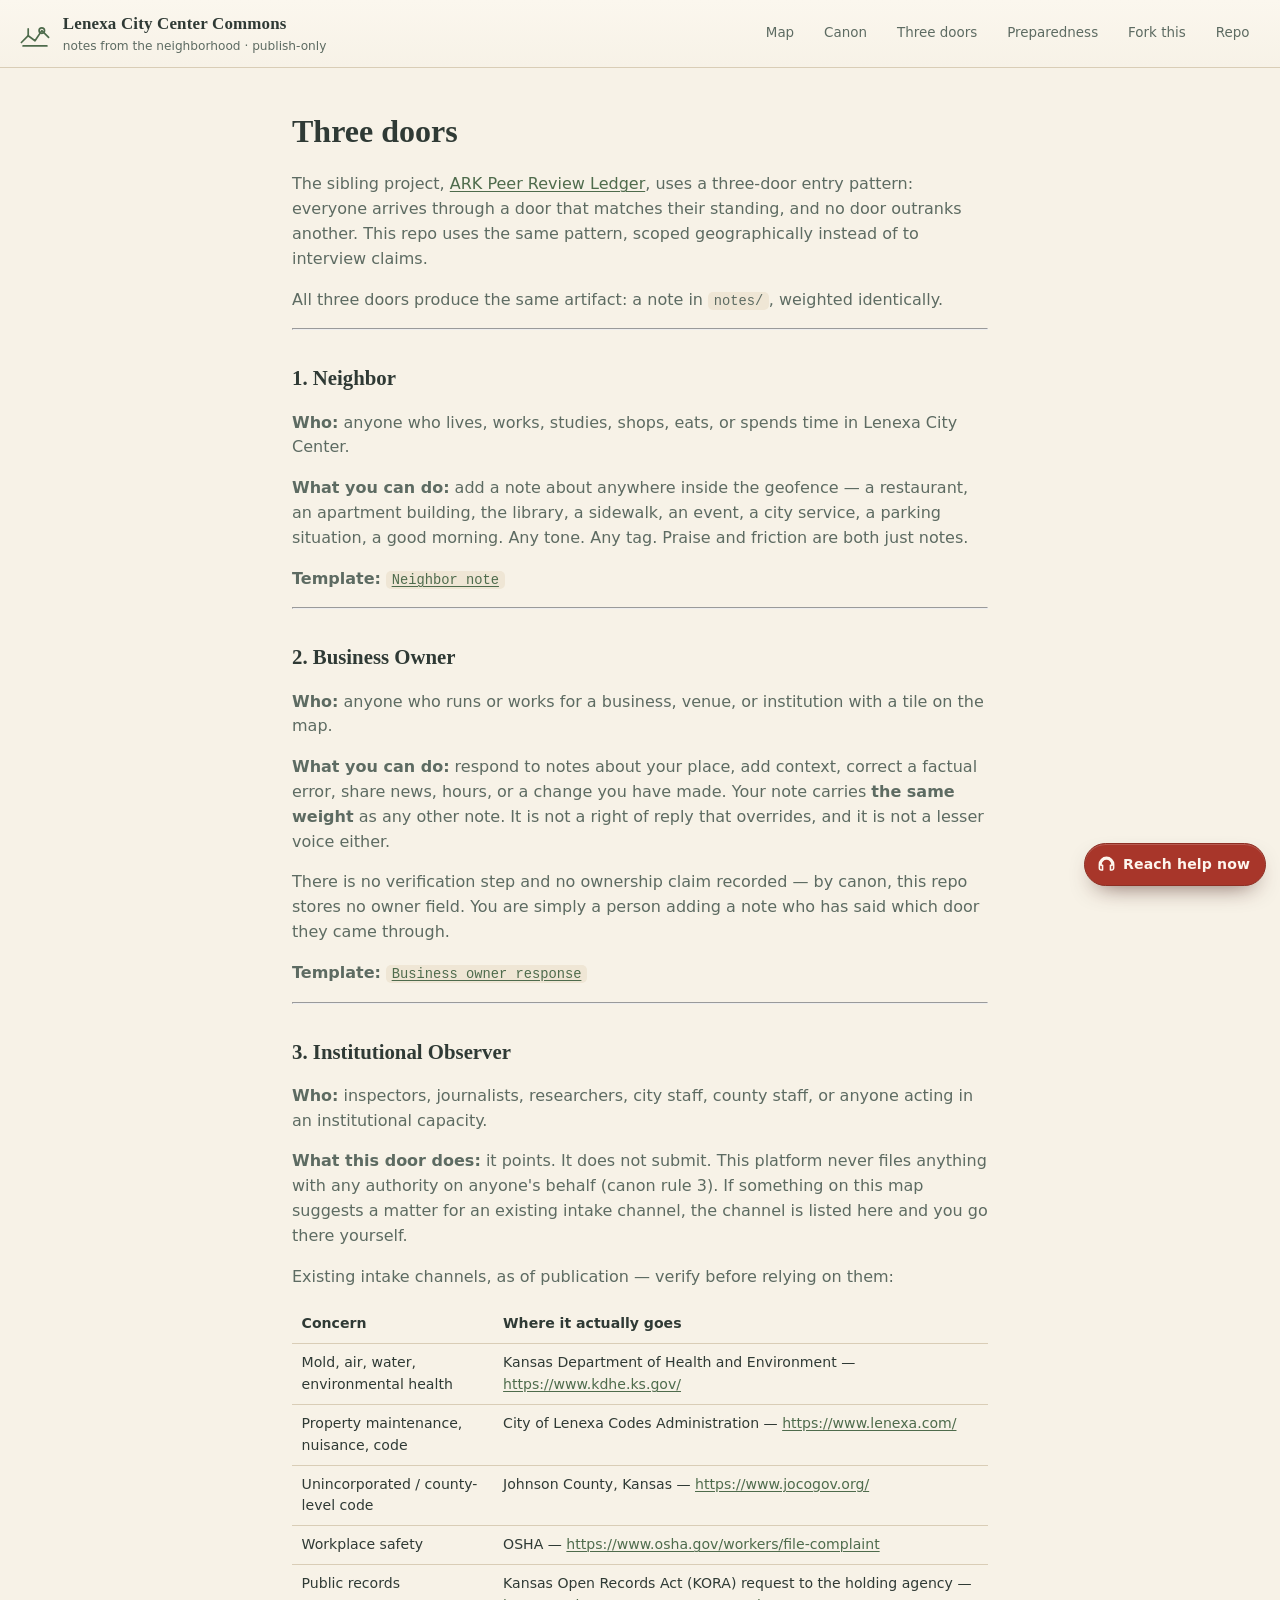
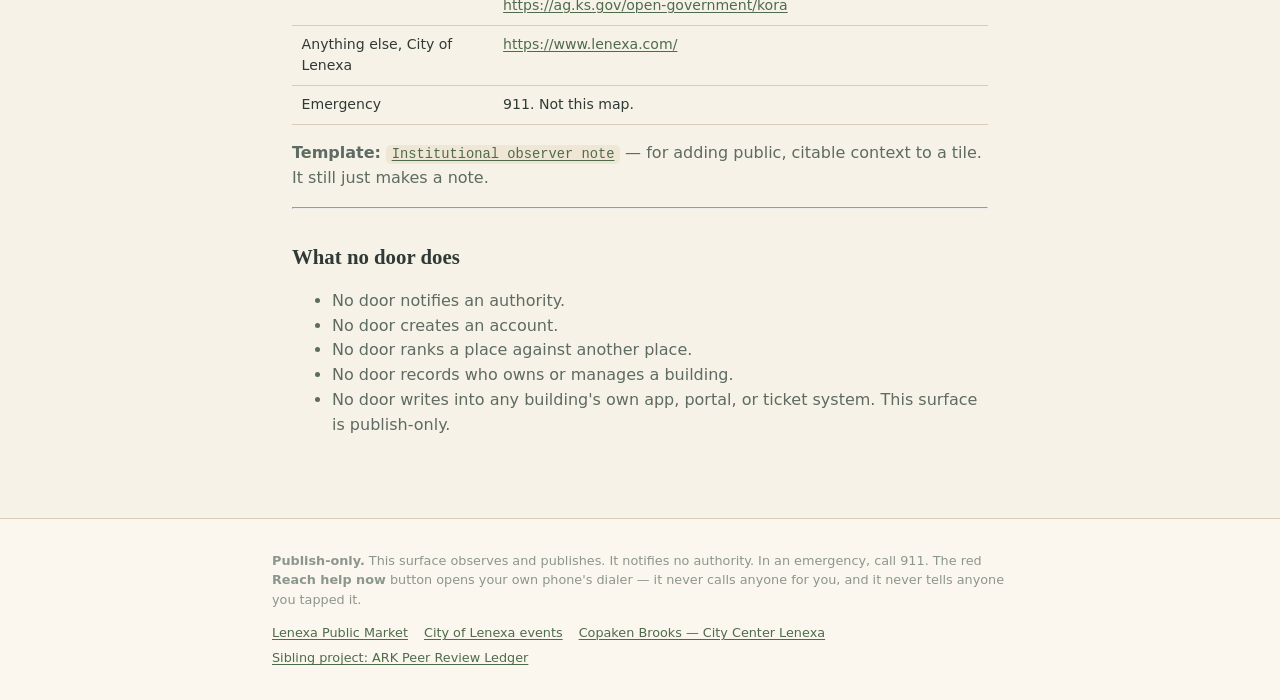
<file: three-doors.html>
<!DOCTYPE html>
<html lang="en">
<head>
<meta charset="utf-8">
<meta name="viewport" content="width=device-width, initial-scale=1">
<title>Three doors — Lenexa City Center Commons</title>
<meta name="description" content="Neighbor, Business Owner, Institutional Observer. All three produce the same artifact: a note. No door notifies an authority.">
<meta name="color-scheme" content="light">
<link rel="icon" href="assets/mark.svg" type="image/svg+xml">
<link rel="stylesheet" href="assets/style.css">
</head>
<body class="page">
<header class="topbar">
  <a class="brand" href="./">
    <svg viewBox="0 0 40 40" fill="none" stroke="currentColor" stroke-width="2"
         stroke-linecap="round" stroke-linejoin="round" aria-label="Lenexa City Center Commons mark" role="img">
      <path d="M4 30 L12 22 L20 28 L28 16 L36 24"/>
      <path d="M6 34h28"/>
      <circle cx="28" cy="16" r="3.2"/>
      <path d="M12 22v-8"/>
    </svg>
    <span class="brand-text">
      <strong>Lenexa City Center Commons</strong>
      <span>notes from the neighborhood &middot; publish-only</span>
    </span>
  </a>
  <nav class="topnav" aria-label="Primary">
    <a href="./">Map</a>
    <a href="canon.html">Canon</a>
    <a href="three-doors.html">Three doors</a>
    <a href="preparedness.html">Preparedness</a>
    <a href="federation.html">Fork this</a>
    <a href="https://github.com/EVEglyphDesign/lenexa-city-center-commons" target="_blank" rel="noopener">Repo</a>
  </nav>
</header>
<main class="doc">
<h1>Three doors</h1>
<p>The sibling project, <a href="https://github.com/EVEglyphDesign/ark-peer-review-ledger" target="_blank" rel="noopener">ARK Peer Review Ledger</a>,
uses a three-door entry pattern: everyone arrives through a door that matches their standing,
and no door outranks another. This repo uses the same pattern, scoped geographically instead
of to interview claims.</p>
<p>All three doors produce the same artifact: a note in <code>notes/</code>, weighted identically.</p>
<hr />
<h2 id="1">1. Neighbor</h2>
<p><strong>Who:</strong> anyone who lives, works, studies, shops, eats, or spends time in Lenexa City Center.</p>
<p><strong>What you can do:</strong> add a note about anywhere inside the geofence — a restaurant, an apartment
building, the library, a sidewalk, an event, a city service, a parking situation, a good morning.
Any tone. Any tag. Praise and friction are both just notes.</p>
<p><strong>Template:</strong> <a href="https://github.com/EVEglyphDesign/lenexa-city-center-commons/issues/new?template=neighbor-note.yml" target="_blank" rel="noopener"><code>Neighbor note</code></a></p>
<hr />
<h2 id="2">2. Business Owner</h2>
<p><strong>Who:</strong> anyone who runs or works for a business, venue, or institution with a tile on the map.</p>
<p><strong>What you can do:</strong> respond to notes about your place, add context, correct a factual error,
share news, hours, or a change you have made. Your note carries <strong>the same weight</strong> as any other
note. It is not a right of reply that overrides, and it is not a lesser voice either.</p>
<p>There is no verification step and no ownership claim recorded — by canon, this repo stores no
owner field. You are simply a person adding a note who has said which door they came through.</p>
<p><strong>Template:</strong> <a href="https://github.com/EVEglyphDesign/lenexa-city-center-commons/issues/new?template=business-owner-response.yml" target="_blank" rel="noopener"><code>Business owner response</code></a></p>
<hr />
<h2 id="3">3. Institutional Observer</h2>
<p><strong>Who:</strong> inspectors, journalists, researchers, city staff, county staff, or anyone acting in an
institutional capacity.</p>
<p><strong>What this door does:</strong> it points. It does not submit. This platform never files anything with
any authority on anyone's behalf (canon rule 3). If something on this map suggests a matter for
an existing intake channel, the channel is listed here and you go there yourself.</p>
<p>Existing intake channels, as of publication — verify before relying on them:</p>
<table>
<thead>
<tr>
<th>Concern</th>
<th>Where it actually goes</th>
</tr>
</thead>
<tbody>
<tr>
<td>Mold, air, water, environmental health</td>
<td>Kansas Department of Health and Environment — <a href="https://www.kdhe.ks.gov/" target="_blank" rel="noopener">https://www.kdhe.ks.gov/</a></td>
</tr>
<tr>
<td>Property maintenance, nuisance, code</td>
<td>City of Lenexa Codes Administration — <a href="https://www.lenexa.com/" target="_blank" rel="noopener">https://www.lenexa.com/</a></td>
</tr>
<tr>
<td>Unincorporated / county-level code</td>
<td>Johnson County, Kansas — <a href="https://www.jocogov.org/" target="_blank" rel="noopener">https://www.jocogov.org/</a></td>
</tr>
<tr>
<td>Workplace safety</td>
<td>OSHA — <a href="https://www.osha.gov/workers/file-complaint" target="_blank" rel="noopener">https://www.osha.gov/workers/file-complaint</a></td>
</tr>
<tr>
<td>Public records</td>
<td>Kansas Open Records Act (KORA) request to the holding agency — <a href="https://ag.ks.gov/open-government/kora" target="_blank" rel="noopener">https://ag.ks.gov/open-government/kora</a></td>
</tr>
<tr>
<td>Anything else, City of Lenexa</td>
<td><a href="https://www.lenexa.com/" target="_blank" rel="noopener">https://www.lenexa.com/</a></td>
</tr>
<tr>
<td>Emergency</td>
<td>911. Not this map.</td>
</tr>
</tbody>
</table>
<p><strong>Template:</strong> <a href="https://github.com/EVEglyphDesign/lenexa-city-center-commons/issues/new?template=institutional-observer.yml" target="_blank" rel="noopener"><code>Institutional observer note</code></a>
— for adding public, citable context to a tile. It still just makes a note.</p>
<hr />
<h2>What no door does</h2>
<ul>
<li>No door notifies an authority.</li>
<li>No door creates an account.</li>
<li>No door ranks a place against another place.</li>
<li>No door records who owns or manages a building.</li>
<li>No door writes into any building's own app, portal, or ticket system. This surface is publish-only.</li>
</ul>
</main>
<footer class="site">
  <div class="inner">
    <p><strong>Publish-only.</strong> This surface observes and publishes. It notifies no authority.
      In an emergency, call 911. The red <strong>Reach help now</strong> button opens your own
      phone's dialer — it never calls anyone for you, and it never tells anyone you tapped it.</p>
    <ul>
      <li><a href="https://www.lenexapublicmarket.com/" target="_blank" rel="noopener">Lenexa Public Market</a></li>
      <li><a href="https://www.lenexa.com/Events-Activities" target="_blank" rel="noopener">City of Lenexa events</a></li>
      <li><a href="https://www.copaken-brooks.com/our-properties/city-center-lenexa/" target="_blank" rel="noopener">Copaken Brooks — City Center Lenexa</a></li>
      <li><a href="https://github.com/EVEglyphDesign/ark-peer-review-ledger" target="_blank" rel="noopener">Sibling project: ARK Peer Review Ledger</a></li>
    </ul>
  </div>
</footer>
<script src="assets/twin.js"></script>
<script src="assets/panic.js"></script>
</body>
</html>
</file>
<file: assets/style.css>
/* lenexa-city-center-commons — warm neighborhood surface.
   No web fonts, no trackers, no external CSS beyond Leaflet. */

:root {
  --paper: #f7f2e7;
  --paper-deep: #efe6d5;
  --ink: #2f3a35;
  --ink-soft: #5d6b62;
  --ink-faint: #8b968d;
  --line: #d9cdb6;

  --moss: #6f8f6a;
  --moss-deep: #4e6b4c;
  --clay: #c8794f;
  --sky: #8fb4c4;
  --wheat: #e3c47f;
  --plum: #9c7f96;

  --mood-hopeful: #f0d9a8;
  --mood-warm: #d98b52;
  --mood-neutral: #7f9a8b;
  --mood-weathered: #9d9481;
  --mood-dim: #8c8f9b;

  --radius: 14px;
  --shadow: 0 2px 0 rgba(47, 58, 53, .08), 0 12px 28px -18px rgba(47, 58, 53, .55);
  --sans: ui-sans-serif, "Avenir Next", "Segoe UI", system-ui, sans-serif;
  --serif: "Iowan Old Style", "Palatino Linotype", Palatino, Georgia, serif;
}

* { box-sizing: border-box; }

html, body {
  margin: 0;
  padding: 0;
  height: 100%;
  background: var(--paper);
  color: var(--ink);
  font-family: var(--sans);
  font-size: 16px;
  line-height: 1.55;
  -webkit-font-smoothing: antialiased;
}

body.page { height: auto; }

a { color: var(--moss-deep); text-decoration-thickness: 1px; text-underline-offset: 2px; }
a:hover { color: var(--clay); }

/* ---------- header ---------- */

.topbar {
  display: flex;
  align-items: center;
  gap: 1rem;
  flex-wrap: wrap;
  padding: .7rem 1.15rem;
  background: linear-gradient(180deg, #fbf7ee 0%, var(--paper) 100%);
  border-bottom: 1px solid var(--line);
  position: relative;
  z-index: 800;
}

.brand { display: flex; align-items: center; gap: .65rem; text-decoration: none; color: inherit; }
.brand svg { width: 34px; height: 34px; color: var(--moss-deep); flex: none; }
.brand-text strong { display: block; font-family: var(--serif); font-size: 1.06rem; letter-spacing: .01em; }
.brand-text span { display: block; font-size: .76rem; color: var(--ink-soft); }

.topnav { margin-left: auto; display: flex; align-items: center; gap: .35rem; flex-wrap: wrap; }
.topnav a {
  font-size: .84rem;
  padding: .34rem .7rem;
  border-radius: 999px;
  text-decoration: none;
  color: var(--ink-soft);
  border: 1px solid transparent;
}
.topnav a:hover { background: var(--paper-deep); border-color: var(--line); color: var(--ink); }
.topnav a.primary { background: var(--moss-deep); color: #fbf7ee; border-color: var(--moss-deep); }
.topnav a.primary:hover { background: var(--clay); border-color: var(--clay); }

/* ---------- map shell ---------- */

.shell { position: relative; height: calc(100dvh - 62px); min-height: 420px; }
#map { position: absolute; inset: 0; background: var(--paper-deep); }

/* soften the basemap into a warm illustrated tone */
.leaflet-tile-pane { filter: saturate(.82) sepia(.14) brightness(.99) contrast(1.05); }
.leaflet-container { background: #eee5d3; font-family: var(--sans); }
.leaflet-control-attribution {
  background: rgba(251, 247, 238, .82) !important;
  font-size: 10px;
  color: var(--ink-faint);
}

.paper-grain {
  position: absolute; inset: 0; pointer-events: none; z-index: 400;
  opacity: .18;
  mix-blend-mode: multiply;
  background-image: radial-gradient(rgba(160,140,105,.22) 1px, transparent 1px);
  background-size: 4px 4px;
}
.vignette {
  position: absolute; inset: 0; pointer-events: none; z-index: 401;
  box-shadow: inset 0 0 120px rgba(120, 104, 76, .22);
}

/* ---------- floating intro card ---------- */

.intro {
  position: absolute;
  top: 1rem; left: 1rem;
  z-index: 600;
  max-width: 320px;
  background: rgba(251, 247, 238, .95);
  border: 1px solid var(--line);
  border-radius: var(--radius);
  box-shadow: var(--shadow);
  padding: .95rem 1.05rem;
}
.intro h1 { font-family: var(--serif); font-size: 1.12rem; margin: 0 0 .35rem; }
.intro p { margin: 0 0 .5rem; font-size: .86rem; color: var(--ink-soft); }
.intro p:last-child { margin-bottom: 0; }
.intro .tiny { font-size: .76rem; color: var(--ink-faint); }

.legend { display: flex; flex-wrap: wrap; gap: .3rem .55rem; margin: .55rem 0 .35rem; }
.legend span { display: inline-flex; align-items: center; gap: .3rem; font-size: .74rem; color: var(--ink-soft); }
.legend i { width: 10px; height: 10px; border-radius: 50%; display: inline-block; border: 1px solid rgba(47,58,53,.25); }

.intro-toggle {
  border: 1px solid var(--line);
  background: var(--paper-deep);
  color: var(--ink-soft);
  border-radius: 999px;
  font: inherit;
  font-size: .74rem;
  padding: .18rem .6rem;
  cursor: pointer;
}

/* ---------- markers ---------- */

.tile-pin { background: none !important; border: none !important; }
.tile-pin .pin-body {
  width: 30px; height: 30px;
  display: grid; place-items: center;
  border-radius: 50% 50% 50% 12%;
  transform: rotate(45deg);
  border: 1.6px solid rgba(47, 58, 53, .42);
  box-shadow: 0 6px 12px -8px rgba(47,58,53,.8);
  transition: transform .18s ease, box-shadow .18s ease;
}
.tile-pin .pin-body svg { transform: rotate(-45deg); width: 16px; height: 16px; }
.tile-pin:hover .pin-body { transform: rotate(45deg) scale(1.12); }
.tile-pin.is-active .pin-body { box-shadow: 0 0 0 6px rgba(217, 139, 82, .28); }
.tile-pin.mood-hopeful .pin-body { border-style: dashed; }

/* ---------- drawer ---------- */

.drawer {
  position: absolute;
  top: 0; right: 0; bottom: 0;
  width: min(410px, 92vw);
  z-index: 700;
  background: var(--paper);
  border-left: 1px solid var(--line);
  box-shadow: -18px 0 40px -30px rgba(47,58,53,.9);
  transform: translateX(102%);
  transition: transform .28s cubic-bezier(.22,.7,.3,1);
  display: flex;
  flex-direction: column;
  overflow: hidden;
}
.drawer.open { transform: none; }
.drawer-head { padding: 1.1rem 1.2rem .8rem; border-bottom: 1px solid var(--line); background: #fbf7ee; }
.drawer-head h2 { font-family: var(--serif); font-size: 1.25rem; margin: .1rem 0 .25rem; padding-right: 2rem; }
.drawer-head .addr { font-size: .82rem; color: var(--ink-soft); margin: 0; }
.drawer-close {
  position: absolute; top: .8rem; right: .85rem;
  border: 1px solid var(--line); background: var(--paper-deep);
  width: 30px; height: 30px; border-radius: 50%;
  font: inherit; line-height: 1; cursor: pointer; color: var(--ink-soft);
}
.drawer-close:hover { background: var(--clay); color: #fbf7ee; border-color: var(--clay); }
.drawer-body { padding: 1rem 1.2rem 1.6rem; overflow-y: auto; flex: 1; }

.chip {
  display: inline-block;
  font-size: .7rem;
  letter-spacing: .05em;
  text-transform: uppercase;
  padding: .16rem .55rem;
  border-radius: 999px;
  border: 1px solid var(--line);
  background: var(--paper-deep);
  color: var(--ink-soft);
}
.chip + .chip { margin-left: .3rem; }
.chip.mood-hopeful { background: #fbeed0; border-color: #e6cf9c; color: #8a6b28; }
.chip.mood-warm { background: #f7e0cd; border-color: #e0b391; color: #9a5326; }
.chip.mood-neutral { background: #e2ebe4; border-color: #bcd0c1; color: #47645a; }
.chip.mood-weathered { background: #ece7dc; border-color: #cfc6b2; color: #6d6553; }
.chip.mood-dim { background: #e5e6ec; border-color: #c5c7d2; color: #575b69; }

.blurb { font-size: .9rem; color: var(--ink-soft); }

.note {
  border: 1px solid var(--line);
  border-radius: var(--radius);
  background: #fbf7ee;
  padding: .8rem .9rem;
  margin: .7rem 0;
}
.note .meta { font-size: .74rem; color: var(--ink-faint); margin-bottom: .35rem; }
.note p { margin: .2rem 0; font-size: .9rem; }
.tags { margin-top: .5rem; display: flex; flex-wrap: wrap; gap: .28rem; }
.tag { font-size: .72rem; padding: .1rem .5rem; border-radius: 999px; background: var(--paper-deep); border: 1px solid var(--line); color: var(--ink-soft); }

.empty-state {
  border: 1px dashed #e0c993;
  background: linear-gradient(180deg, #fdf5e2, #fbf7ee);
  border-radius: var(--radius);
  padding: 1rem;
  font-size: .9rem;
  color: #7d6733;
}

.doors { margin-top: 1.2rem; border-top: 1px solid var(--line); padding-top: 1rem; }
.doors h3 { font-size: .8rem; text-transform: uppercase; letter-spacing: .07em; color: var(--ink-faint); margin: 0 0 .55rem; }
.door {
  display: block;
  border: 1px solid var(--line);
  border-radius: var(--radius);
  padding: .6rem .8rem;
  margin-bottom: .5rem;
  text-decoration: none;
  color: var(--ink);
  background: #fbf7ee;
}
.door:hover { border-color: var(--moss); background: #f3f6ef; }
.door strong { display: block; font-size: .92rem; }
.door span { display: block; font-size: .78rem; color: var(--ink-soft); }

.relay-note {
  overflow-wrap: anywhere;
  margin-top: .8rem;
  font-size: .78rem;
  color: var(--ink-faint);
  border-left: 3px solid var(--wheat);
  padding-left: .6rem;
}

/* ---------- document pages ---------- */

.doc { max-width: 46rem; margin: 0 auto; padding: 2.4rem 1.25rem 4rem; }
.doc h1 { font-family: var(--serif); font-size: 2rem; margin: 0 0 .4rem; }
.doc h2 { font-family: var(--serif); font-size: 1.3rem; margin: 2rem 0 .5rem; }
.doc h3 { font-size: 1.02rem; margin: 1.4rem 0 .35rem; }
.doc p, .doc li { color: var(--ink-soft); }
.doc table { width: 100%; border-collapse: collapse; margin: 1rem 0; font-size: .88rem; }
.doc th, .doc td { text-align: left; padding: .5rem .6rem; border-bottom: 1px solid var(--line); vertical-align: top; }
.doc th { color: var(--ink); }
.doc code { background: var(--paper-deep); padding: .1rem .35rem; border-radius: 5px; font-size: .86em; }
.doc pre { background: var(--paper-deep); padding: .9rem; border-radius: var(--radius); overflow-x: auto; border: 1px solid var(--line); }
.doc pre code { background: none; padding: 0; }
.doc blockquote { border-left: 3px solid var(--wheat); margin: 1rem 0; padding-left: .9rem; color: var(--ink-soft); }
.lede { font-size: 1.02rem; color: var(--ink); }
.rule-card { border: 1px solid var(--line); border-radius: var(--radius); background: #fbf7ee; padding: .9rem 1.1rem; margin: .9rem 0; }
.rule-card h3 { margin-top: 0; }

footer.site {
  border-top: 1px solid var(--line);
  background: #fbf7ee;
  padding: 1.2rem 1.25rem 2rem;
  font-size: .8rem;
  color: var(--ink-faint);
}
footer.site .inner { max-width: 46rem; margin: 0 auto; }
footer.site ul { list-style: none; padding: 0; margin: .5rem 0 0; display: flex; flex-wrap: wrap; gap: .35rem 1rem; }

@media (max-width: 720px) {
  .intro { max-width: none; left: .6rem; right: .6rem; top: .6rem; }
  .shell { height: calc(100dvh - 112px); }
}

@media (prefers-reduced-motion: reduce) {
  .drawer, .tile-pin .pin-body { transition: none; }
}

/* =====================================================================
   PHASE 2
   ===================================================================== */

/* ---------- panic on-ramp (canon 17, 18, 19) ---------- */

.panic-fab {
  position: fixed;
  right: max(.85rem, env(safe-area-inset-right));
  bottom: max(.85rem, env(safe-area-inset-bottom));
  z-index: 5000;
  display: inline-flex;
  align-items: center;
  gap: .45rem;
  padding: .6rem .95rem .6rem .75rem;
  border: 1px solid #8d2f24;
  border-radius: 999px;
  background: #a8362a;
  color: #fdf6ee;
  font: inherit;
  font-size: .88rem;
  font-weight: 600;
  letter-spacing: .01em;
  cursor: pointer;
  box-shadow: 0 10px 24px -12px rgba(60, 18, 12, .8), 0 1px 0 rgba(255,255,255,.18) inset;
}
.panic-fab svg { width: 19px; height: 19px; flex: none; }
.panic-fab:hover { background: #932c21; }
.panic-fab:focus-visible { outline: 3px solid #f0c76a; outline-offset: 2px; }
@media (max-width: 420px) { .panic-fab span { font-size: .84rem; } }

html.panic-lock, html.panic-lock body { overflow: hidden; }

.panic-overlay {
  position: fixed; inset: 0; z-index: 6000;
  background: #fbf6ec;
  overflow-y: auto;
  -webkit-overflow-scrolling: touch;
  padding: max(1rem, env(safe-area-inset-top)) 1rem calc(1.4rem + env(safe-area-inset-bottom));
  display: block;
}
.panic-overlay[hidden] { display: none; }
.panic-sheet { max-width: 34rem; margin: 0 auto; }
.panic-top { display: flex; align-items: baseline; gap: 1rem; margin: .2rem 0 .9rem; }
.panic-top h2 { font-family: var(--serif); font-size: 1.6rem; margin: 0; color: var(--ink); }
.panic-close {
  margin-left: auto; border: 1px solid var(--line); background: var(--paper-deep);
  width: 44px; height: 44px; border-radius: 50%; font-size: 1.5rem; line-height: 1;
  color: var(--ink-soft); cursor: pointer;
}
.panic-close:hover { background: var(--paper); }

.panic-where {
  border: 1px solid #e0cfa8; background: #fdf3dd; border-radius: var(--radius);
  padding: .75rem .95rem; margin-bottom: 1rem;
}
.panic-where-k { display: block; font-size: .78rem; letter-spacing: .06em; text-transform: uppercase; color: #8a6b28; }
.panic-where strong { display: block; font-size: 1.35rem; font-family: var(--serif); line-height: 1.25; color: var(--ink); }
.panic-where-wait { font-size: 1rem !important; font-family: var(--sans) !important; color: var(--ink-soft) !important; font-weight: 400; }
.panic-where-c { display: block; font-size: .74rem; color: var(--ink-faint); margin-top: .2rem; font-variant-numeric: tabular-nums; }

.panic-act {
  display: block; width: 100%; text-align: left;
  border: 1px solid var(--line); border-radius: var(--radius);
  background: #fffdf7; color: var(--ink);
  padding: .95rem 1.05rem; margin-bottom: .7rem;
  text-decoration: none; font: inherit; cursor: pointer;
  box-shadow: 0 2px 0 rgba(47,58,53,.05);
}
.panic-act strong { display: block; font-size: 1.12rem; }
.panic-act span { display: block; font-size: .84rem; color: var(--ink-soft); margin-top: .15rem; }
.panic-act:hover { border-color: var(--moss); background: #f6f8f2; }
.panic-act:focus-visible { outline: 3px solid var(--wheat); outline-offset: 2px; }
.panic-underline { text-decoration: underline; }

.panic-act-911 {
  background: #a8362a; border-color: #8d2f24; color: #fdf6ee;
  padding: 1.35rem 1.15rem;
}
.panic-act-911 strong { font-size: 1.7rem; font-family: var(--serif); letter-spacing: .01em; }
.panic-act-911 span { color: #f6dcd2; font-size: .88rem; }
.panic-act-911:hover { background: #932c21; border-color: #7e2419; }

.panic-act-quiet { background: var(--paper-deep); border-style: dashed; }
.panic-act-sm { padding: .7rem .9rem; margin-bottom: .5rem; }
.panic-act-sm strong { font-size: .98rem; }

.panic-more { margin: .3rem 0 1rem; }
.panic-more summary {
  cursor: pointer; font-size: .9rem; color: var(--moss-deep);
  padding: .5rem .2rem; list-style: revert;
}
.panic-honest {
  font-size: .82rem; color: var(--ink-soft);
  border-left: 3px solid var(--moss); padding-left: .7rem; margin: 1rem 0;
}
.panic-native {
  font-size: .84rem; color: var(--ink-soft);
  background: #eef2ea; border: 1px solid #d3ddcd; border-radius: var(--radius);
  padding: .7rem .9rem; margin: 0 0 1rem;
}

/* ---------- map controls stack: assistant, lenses, voice ---------- */

.deck {
  position: absolute; top: .7rem; left: .7rem; right: .7rem;
  z-index: 650; display: flex; flex-direction: column; gap: .45rem;
  pointer-events: none;
}
.deck > * { pointer-events: auto; }
@media (min-width: 721px) { .deck { right: auto; width: 340px; } }

.ask {
  display: flex; align-items: center; gap: .4rem;
  background: rgba(251,247,238,.96); border: 1px solid var(--line);
  border-radius: 999px; padding: .3rem .35rem .3rem .85rem; box-shadow: var(--shadow);
}
.ask input {
  flex: 1; border: 0; background: none; font: inherit; font-size: .88rem;
  color: var(--ink); min-width: 0; padding: .35rem 0;
}
.ask input:focus { outline: none; }
.ask button {
  border: 1px solid var(--line); background: var(--paper-deep); color: var(--ink-soft);
  width: 34px; height: 34px; border-radius: 50%; cursor: pointer; display: grid; place-items: center;
  flex: none;
}
.ask button:hover { background: var(--moss-deep); color: #fbf7ee; border-color: var(--moss-deep); }
.ask button svg { width: 16px; height: 16px; }
.ask button.is-live { background: var(--clay); color: #fff; border-color: var(--clay); }

.answer {
  background: rgba(251,247,238,.97); border: 1px solid var(--line);
  border-radius: var(--radius); box-shadow: var(--shadow);
  padding: .8rem .95rem; font-size: .87rem; color: var(--ink-soft);
  max-height: 46vh; overflow-y: auto;
}
.answer[hidden] { display: none; }
.answer h4 { margin: 0 0 .35rem; font-family: var(--serif); font-size: 1rem; color: var(--ink); }
.answer p { margin: .3rem 0; }
.answer ul { margin: .4rem 0; padding-left: 1.1rem; }
.answer li { margin: .2rem 0; }
.answer a { cursor: pointer; }
.answer .src { font-size: .76rem; color: var(--ink-faint); margin-top: .5rem; }
.answer-close {
  float: right; border: 1px solid var(--line); background: var(--paper-deep);
  border-radius: 999px; font: inherit; font-size: .72rem; padding: .1rem .5rem;
  color: var(--ink-soft); cursor: pointer; margin-left: .5rem;
}

.lenses { display: flex; flex-wrap: wrap; gap: .3rem; }
.lens {
  border: 1px solid var(--line); background: rgba(251,247,238,.95);
  border-radius: 999px; font: inherit; font-size: .78rem; padding: .26rem .68rem;
  color: var(--ink-soft); cursor: pointer;
}
.lens:hover { background: #fff; color: var(--ink); }
.lens[aria-pressed="true"] { background: var(--moss-deep); color: #fbf7ee; border-color: var(--moss-deep); }
.lens .n { opacity: .65; font-variant-numeric: tabular-nums; }

.listen {
  display: flex; align-items: center; gap: .5rem;
  background: rgba(251,247,238,.96); border: 1px solid var(--line);
  border-radius: var(--radius); padding: .5rem .7rem; box-shadow: var(--shadow);
  font-size: .8rem; color: var(--ink-soft);
}
.listen .listen-txt { flex: 1; }
.listen .listen-txt b { display: block; color: var(--ink); font-size: .86rem; font-weight: 600; }
.listen-sw {
  flex: none; width: 46px; height: 26px; border-radius: 999px; border: 1px solid var(--line);
  background: var(--paper-deep); position: relative; cursor: pointer; padding: 0;
}
.listen-sw::after {
  content: ''; position: absolute; top: 2px; left: 2px; width: 20px; height: 20px;
  border-radius: 50%; background: #fff; border: 1px solid var(--line);
  transition: transform .16s ease;
}
.listen-sw[aria-checked="true"] { background: var(--moss-deep); border-color: var(--moss-deep); }
.listen-sw[aria-checked="true"]::after { transform: translateX(20px); }

.listen-dot {
  display: inline-flex; align-items: center; gap: .35rem;
  font-size: .74rem; color: var(--ink-soft);
}
.listen-dot i {
  width: 9px; height: 9px; border-radius: 50%; background: #a8362a; display: inline-block;
  animation: listenpulse 1.6s ease-in-out infinite;
}
.listen-dot.is-paused i { background: var(--ink-faint); animation: none; }
@keyframes listenpulse {
  0%, 100% { box-shadow: 0 0 0 0 rgba(168,54,42,.55); }
  50% { box-shadow: 0 0 0 6px rgba(168,54,42,0); }
}
@media (prefers-reduced-motion: reduce) { .listen-dot i { animation: none; } }

/* ---------- redesigned drawer ---------- */

.dz { border-top: 1px solid var(--line); margin-top: 1rem; padding-top: .85rem; }
.dz:first-child { border-top: 0; margin-top: 0; padding-top: 0; }
.dz h3 {
  font-size: .72rem; text-transform: uppercase; letter-spacing: .08em;
  color: var(--ink-faint); margin: 0 0 .5rem;
}
.walk { font-size: .84rem; color: var(--moss-deep); font-weight: 600; }
.walk-far { color: var(--ink-faint); font-weight: 400; }

.ext {
  border: 1px solid var(--line); border-radius: var(--radius);
  background: #fffdf7; padding: .6rem .75rem; margin-bottom: .5rem;
}
.ext .ext-k { font-size: .72rem; text-transform: uppercase; letter-spacing: .05em; color: var(--ink-faint); }
.ext .ext-v { font-size: .92rem; color: var(--ink); margin: .1rem 0 .35rem; }
.ext .attrib { font-size: .72rem; color: var(--ink-faint); font-style: italic; }
.backout {
  display: inline-flex; align-items: center; gap: .3rem;
  border: 1px solid var(--sky); background: #eef4f7; color: #35576a;
  border-radius: 999px; font-size: .78rem; padding: .25rem .65rem; text-decoration: none;
  margin-top: .35rem;
}
.backout:hover { background: var(--sky); color: #fff; border-color: var(--sky); }
.backout svg { width: 11px; height: 11px; }
.backout-row { display: flex; flex-wrap: wrap; gap: .3rem; }
.ext-empty { font-size: .82rem; color: var(--ink-faint); }

.fav {
  border: 1px solid var(--line); background: var(--paper-deep); color: var(--ink-soft);
  border-radius: 999px; font: inherit; font-size: .78rem; padding: .22rem .65rem; cursor: pointer;
}
.fav[aria-pressed="true"] { background: #fdf3dd; border-color: #e0c993; color: #8a6b28; }

/* ---------- twin panel ---------- */

.twin-panel {
  position: absolute; right: .7rem; bottom: 4.2rem; z-index: 660;
  width: min(320px, calc(100vw - 1.4rem));
  background: rgba(251,247,238,.98); border: 1px solid var(--line);
  border-radius: var(--radius); box-shadow: var(--shadow); padding: .9rem 1rem;
  font-size: .84rem; color: var(--ink-soft);
}
.twin-panel[hidden] { display: none; }
.twin-panel h3 { font-family: var(--serif); font-size: 1rem; margin: 0 0 .35rem; color: var(--ink); }
.twin-panel p { margin: .35rem 0; }
.twin-row { display: flex; flex-wrap: wrap; gap: .35rem; margin-top: .6rem; }
.twin-btn {
  border: 1px solid var(--line); background: #fffdf7; color: var(--ink);
  border-radius: 999px; font: inherit; font-size: .8rem; padding: .3rem .75rem; cursor: pointer;
}
.twin-btn:hover { border-color: var(--moss); background: #f4f7f1; }
.twin-btn.danger:hover { border-color: #a8362a; background: #fbeeea; color: #8d2f24; }
.twin-btn.go { background: var(--moss-deep); color: #fbf7ee; border-color: var(--moss-deep); }

.dim-tile { opacity: .38; }

@media (max-width: 720px) {
  .intro { top: auto; bottom: 4.6rem; }
  .deck { top: .5rem; }
}

/* the deck owns the top-left now; the intro card moves to the bottom-left */
.intro { top: auto; bottom: 1rem; left: 1rem; max-width: 320px; }
@media (max-width: 720px) {
  .intro { left: .6rem; right: auto; bottom: .8rem; max-width: min(62vw, 320px); }
  .intro p, .intro .legend { font-size: .78rem; }
}

/* --- phase 2, QA pass ------------------------------------------------- */

.lens.empty { opacity: .55; }
.lens.empty .n { background: transparent; color: var(--ink-3); }
.lens-note {
  flex: 1 0 100%;
  margin: .35rem .1rem 0;
  font-size: .68rem;
  line-height: 1.4;
  color: var(--ink-3);
}

/* the help button floats over the drawer's tail — give the tail room to breathe */
#drawer-body { padding-bottom: 5.5rem; }

.intro h1 { margin-bottom: .1rem; }
.intro #intro-body[hidden] + .intro-toggle { margin-top: .55rem; }

.answer .weak {
  margin: 0 0 .55rem;
  padding: .5rem .6rem;
  border-left: 3px solid var(--line);
  background: var(--paper-2);
  font-size: .74rem;
  line-height: 1.5;
  color: var(--ink-2);
}

.listen-why { display: block; }
.listen-why[hidden] { display: none; }
.listen-more {
  display: inline-block;
  margin-top: .2rem;
  padding: 0;
  border: 0;
  background: none;
  font: inherit;
  font-size: .72rem;
  color: var(--ink-3);
  text-decoration: underline;
  text-underline-offset: 2px;
  cursor: pointer;
}
</file>
